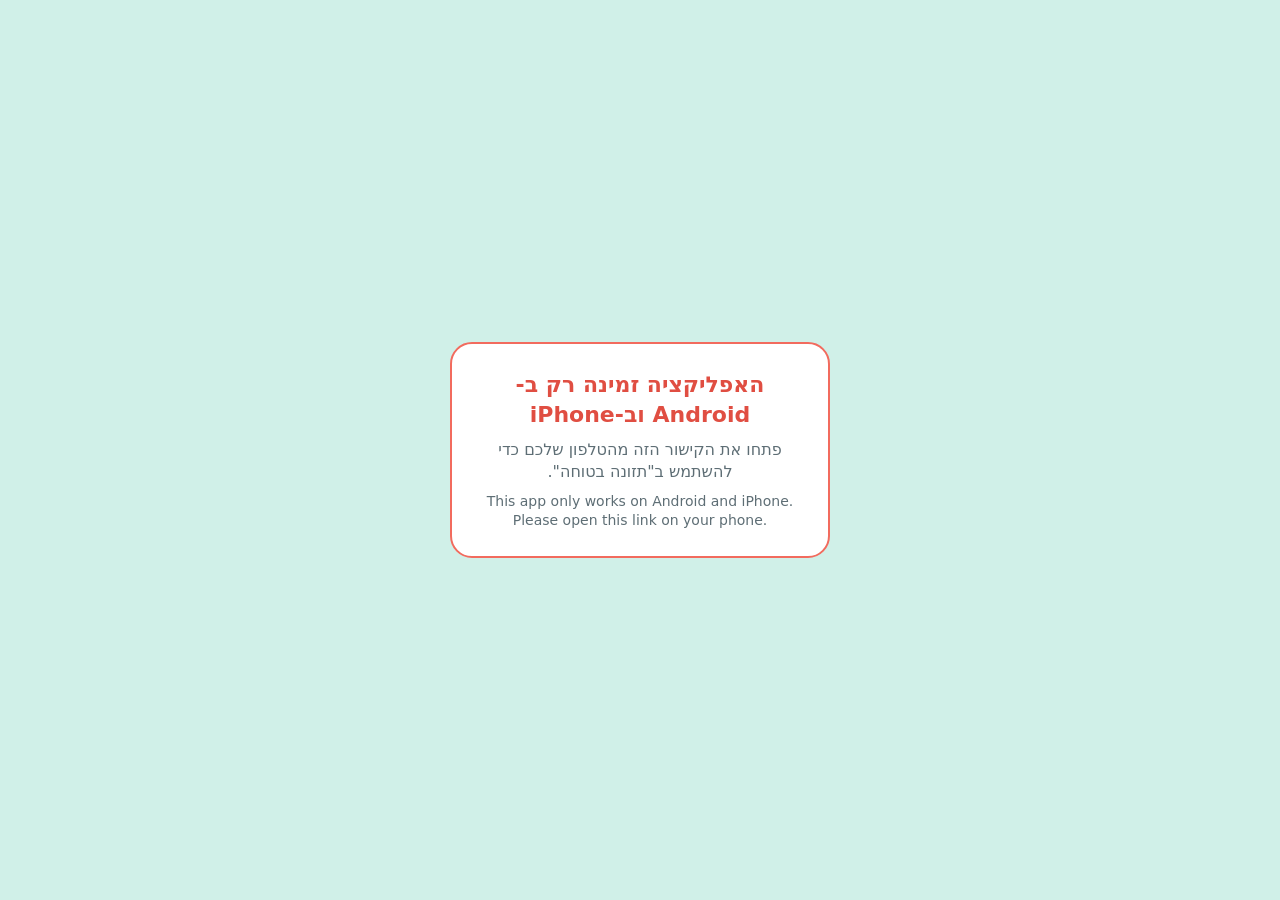
<file: index.html>
<!doctype html>
<html lang="he" dir="rtl">
<head>
<meta charset="utf-8">
<meta name="viewport" content="width=device-width, initial-scale=1, viewport-fit=cover">
<meta name="theme-color" content="#D0F0E8">
<meta http-equiv="Content-Security-Policy" content="default-src 'self'; script-src 'self' https://www.gstatic.com https://apis.google.com; connect-src 'self' https://nutrition-api.echlonlabs.com https://*.googleapis.com https://*.firebaseapp.com; frame-src https://*.firebaseapp.com https://accounts.google.com; img-src 'self' data: https:; style-src 'self' 'unsafe-inline' https://fonts.googleapis.com; font-src https://fonts.gstatic.com; object-src 'none'; base-uri 'none'; form-action 'none'">
<title>תזונה בטוחה</title>
<meta name="description" content="ניתוח תזונתי מבוסס מחקרים לכל שילוב של אלרגיות ומצבים רפואיים.">
<meta property="og:title" content="תזונה בטוחה">
<meta property="og:description" content="מה מותר, מה אסור, ותפריט יומי מותאם — לכל שילוב של אלרגיות ומצבים רפואיים.">
<link rel="icon" href="assets/img/icon.svg" type="image/svg+xml">
<link rel="preconnect" href="https://fonts.googleapis.com">
<link href="https://fonts.googleapis.com/css2?family=Heebo:wght@400;500;700;800;900&display=swap" rel="stylesheet">
<link rel="stylesheet" href="assets/css/site.css">
</head>
<body>

<!-- Detecting -->
<main id="detecting" class="page"><div class="spinner" aria-label="טוען"></div></main>

<!-- Android: open the app if installed, otherwise Google Play -->
<main id="android" class="page hidden">
  <div class="logo"><svg viewBox="0 0 24 24"><path d="M12 21s-7-4.5-7-10a4 4 0 0 1 7-2.6A4 4 0 0 1 19 11c0 5.5-7 10-7 10z"/><path d="M12 8.4V15"/><path d="M12 11.5c-2.2 0-3.5-1.2-3.8-3 2.2-.2 3.6.9 3.8 3zm0 0c2.2 0 3.5-1.2 3.8-3-2.2-.2-3.6.9-3.8 3z"/></svg></div>
  <h1>תזונה בטוחה</h1>
  <p class="lead">אם האפליקציה מותקנת, לחצו לפתיחה. אם לא, אפשר להוריד מ-Google Play.</p>
  <div class="spinner"></div>
  <div class="stack">
    <a id="open-app" class="btn btn-primary" href="#">פתח את האפליקציה</a>
    <a id="open-play" class="btn btn-google" href="#">הורדה מ-Google Play</a>
  </div>
</main>

<!-- iPhone: sign in with Google, then the web app -->
<main id="ios" class="page hidden">
  <div class="logo"><svg viewBox="0 0 24 24"><path d="M12 21s-7-4.5-7-10a4 4 0 0 1 7-2.6A4 4 0 0 1 19 11c0 5.5-7 10-7 10z"/><path d="M12 8.4V15"/><path d="M12 11.5c-2.2 0-3.5-1.2-3.8-3 2.2-.2 3.6.9 3.8 3zm0 0c2.2 0 3.5-1.2 3.8-3-2.2-.2-3.6.9-3.8 3z"/></svg></div>
  <h1>תזונה בטוחה</h1>
  <p class="lead">ניתוח תזונתי מבוסס מחקרים לכל שילוב של אלרגיות ומצבים רפואיים. מה מותר, מה אסור, ותפריט יומי מותאם.</p>
  <div id="signed-in" class="stack hidden">
    <span class="badge" id="who"></span>
    <a class="btn btn-primary" href="app/">המשך לאפליקציה</a>
    <button class="btn btn-ghost" id="sign-out" type="button">התנתקות</button>
  </div>
  <div id="signed-out" class="stack">
    <div id="inapp" class="notice hidden" role="alert">
      <strong>כדי להתחבר עם Google יש לפתוח את הדף בדפדפן רגיל</strong>
      <p>Google לא מאפשרת התחברות מתוך דפדפן פנימי של אפליקציה (פייסבוק, אינסטגרם, וואטסאפ ועוד). לחצו על ⋯ או על סמל השיתוף ובחרו <b>״פתח ב-Safari״</b>, או העתיקו את הקישור.</p>
      <button class="btn btn-ghost" id="copy-link" type="button">העתק קישור</button>
    </div>
    <button class="btn btn-google" id="google" type="button">
      <svg viewBox="0 0 48 48" aria-hidden="true"><path fill="#EA4335" d="M24 9.5c3.54 0 6.71 1.22 9.21 3.6l6.85-6.85C35.9 2.38 30.47 0 24 0 14.62 0 6.51 5.38 2.56 13.22l7.98 6.19C12.43 13.72 17.74 9.5 24 9.5z"/><path fill="#4285F4" d="M46.98 24.55c0-1.57-.15-3.09-.38-4.55H24v9.02h12.94c-.58 2.96-2.26 5.48-4.78 7.18l7.73 6c4.51-4.18 7.09-10.36 7.09-17.65z"/><path fill="#FBBC05" d="M10.53 28.59c-.48-1.45-.76-2.99-.76-4.59s.27-3.14.76-4.59l-7.98-6.19C.92 16.46 0 20.12 0 24c0 3.88.92 7.54 2.56 10.78l7.97-6.19z"/><path fill="#34A853" d="M24 48c6.48 0 11.93-2.13 15.89-5.81l-7.73-6c-2.15 1.45-4.92 2.3-8.16 2.3-6.26 0-11.57-4.22-13.47-9.91l-7.98 6.19C6.51 42.62 14.62 48 24 48z"/></svg>
      המשך עם Google
    </button>
    <button class="btn btn-apple" type="button" disabled aria-disabled="true">
      המשך עם Apple <span class="soon">בקרוב</span>
    </button>
    <p id="auth-msg" class="note hidden"></p>
  </div>
  <p class="note">המידע מבוסס על סקירת מחקרים קליניים ונועד להמלצה תזונתית בלבד.</p>
</main>

<!-- Desktop and anything else -->
<main id="desktop" class="page hidden">
  <div class="err" role="alert">
    <h2>האפליקציה זמינה רק ב-Android וב-iPhone</h2>
    <p>פתחו את הקישור הזה מהטלפון שלכם כדי להשתמש ב"תזונה בטוחה".</p>
    <p class="en">This app only works on Android and iPhone. Please open this link on your phone.</p>
  </div>
</main>

<script type="module" src="assets/js/home.js"></script>
</body>
</html>
</file>
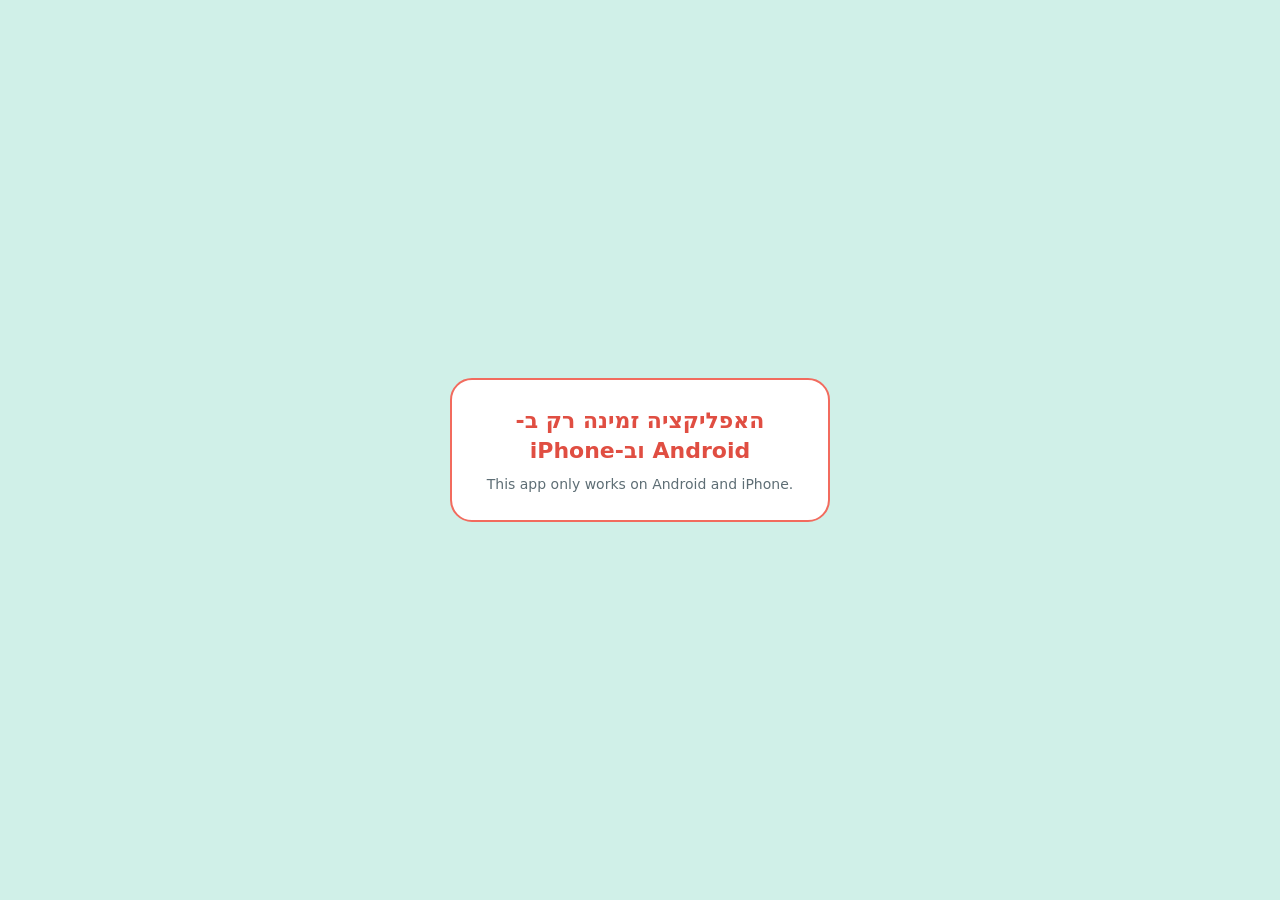
<file: app/index.html>
<!doctype html>
<html lang="he" dir="rtl">
<head>
<meta charset="utf-8">
<meta name="viewport" content="width=device-width, initial-scale=1, viewport-fit=cover, user-scalable=no">
<meta http-equiv="Content-Security-Policy" content="default-src 'self'; script-src 'self' https://www.gstatic.com https://apis.google.com; connect-src 'self' https://nutrition-api.echlonlabs.com https://*.googleapis.com https://*.firebaseapp.com; frame-src https://*.firebaseapp.com https://accounts.google.com; img-src 'self' data: https:; style-src 'self' 'unsafe-inline' https://fonts.googleapis.com; font-src https://fonts.gstatic.com; object-src 'none'; base-uri 'none'; form-action 'none'">
<meta name="referrer" content="strict-origin-when-cross-origin">
<meta name="theme-color" content="#D0F0E8">
<meta name="apple-mobile-web-app-capable" content="yes">
<meta name="apple-mobile-web-app-status-bar-style" content="default">
<meta name="apple-mobile-web-app-title" content="תזונה בטוחה">
<link rel="apple-touch-icon" href="../assets/img/icon.svg">
<link rel="icon" href="../assets/img/icon.svg" type="image/svg+xml">
<title>תזונה בטוחה</title>
<link href="https://fonts.googleapis.com/css2?family=Heebo:wght@400;500;700;800;900&display=swap" rel="stylesheet">
<link rel="stylesheet" href="../assets/css/site.css">
<link rel="stylesheet" href="app.css">
</head>
<body>
<div id="gate" class="page hidden"><div class="err" role="alert"><h2>האפליקציה זמינה רק ב-Android וב-iPhone</h2><p class="en">This app only works on Android and iPhone.</p></div></div>
<div id="shell" class="hidden">
  <div id="root"></div>
  <nav id="nav" class="nav" aria-label="ניווט"></nav>
</div>
<script type="module" src="app.js"></script>
</body>
</html>
</file>
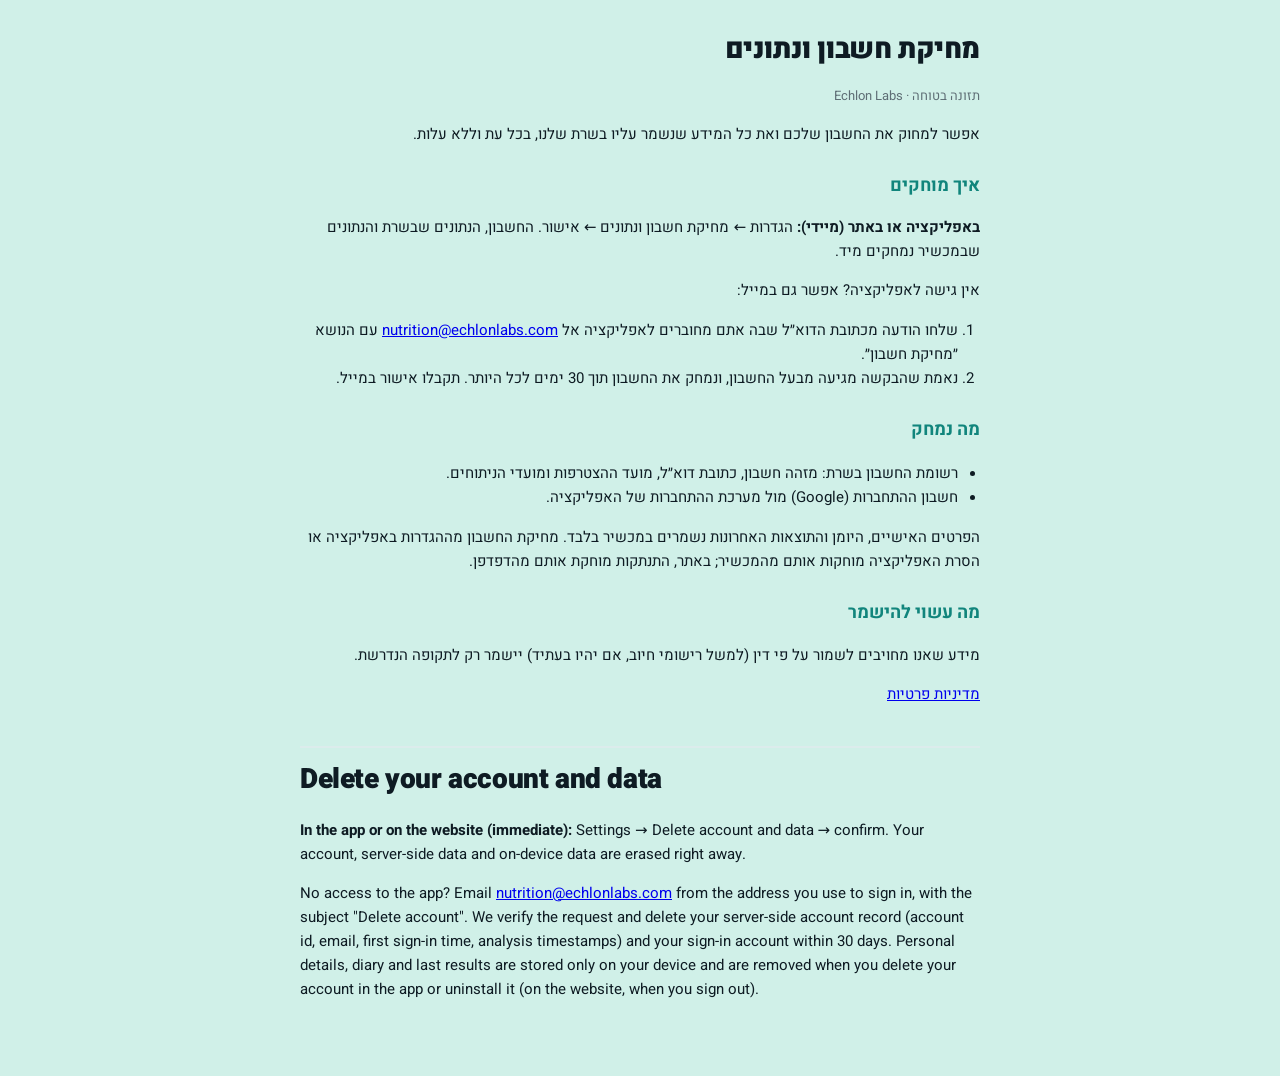
<file: delete-account/index.html>
<!doctype html>
<html lang="he" dir="rtl">
<head>
<meta charset="utf-8">
<meta name="viewport" content="width=device-width, initial-scale=1">
<meta name="theme-color" content="#D0F0E8">
<title>מחיקת חשבון · תזונה בטוחה</title>
<link rel="icon" href="../assets/img/icon.svg" type="image/svg+xml">
<link href="https://fonts.googleapis.com/css2?family=Heebo:wght@400;500;700;800;900&display=swap" rel="stylesheet">
<link rel="stylesheet" href="../assets/css/site.css">
<style>
  main{max-width:720px;margin:0 auto;padding:28px 20px 60px;line-height:1.6}
  h1{font-size:28px;margin:0 0 4px}h2{font-size:18px;margin:26px 0 6px;color:var(--teal-dark)}
  p,li{font-size:15px}ol,ul{padding-inline-start:22px}.meta{color:var(--muted);font-size:13px}
  section.en{direction:ltr;text-align:left;margin-top:40px;border-top:2px solid var(--line);padding-top:10px}
</style>
</head>
<body>
<main>
  <h1>מחיקת חשבון ונתונים</h1>
  <p class="meta">תזונה בטוחה · Echlon Labs</p>
  <p>אפשר למחוק את החשבון שלכם ואת כל המידע שנשמר עליו בשרת שלנו, בכל עת וללא עלות.</p>

  <h2>איך מוחקים</h2>
  <p><b>באפליקציה או באתר (מיידי):</b> הגדרות ← מחיקת חשבון ונתונים ← אישור. החשבון, הנתונים שבשרת והנתונים שבמכשיר נמחקים מיד.</p>
  <p>אין גישה לאפליקציה? אפשר גם במייל:</p>
  <ol>
    <li>שלחו הודעה מכתובת הדוא״ל שבה אתם מחוברים לאפליקציה אל <a href="mailto:nutrition@echlonlabs.com?subject=%D7%9E%D7%97%D7%99%D7%A7%D7%AA%20%D7%97%D7%A9%D7%91%D7%95%D7%9F">nutrition@echlonlabs.com</a> עם הנושא ״מחיקת חשבון״.</li>
    <li>נאמת שהבקשה מגיעה מבעל החשבון, ונמחק את החשבון תוך 30 ימים לכל היותר. תקבלו אישור במייל.</li>
  </ol>

  <h2>מה נמחק</h2>
  <ul>
    <li>רשומת החשבון בשרת: מזהה חשבון, כתובת דוא״ל, מועד ההצטרפות ומועדי הניתוחים.</li>
    <li>חשבון ההתחברות (Google) מול מערכת ההתחברות של האפליקציה.</li>
  </ul>
  <p>הפרטים האישיים, היומן והתוצאות האחרונות נשמרים במכשיר בלבד. מחיקת החשבון מההגדרות באפליקציה או הסרת האפליקציה מוחקות אותם מהמכשיר; באתר, התנתקות מוחקת אותם מהדפדפן.</p>

  <h2>מה עשוי להישמר</h2>
  <p>מידע שאנו מחויבים לשמור על פי דין (למשל רישומי חיוב, אם יהיו בעתיד) יישמר רק לתקופה הנדרשת.</p>

  <p><a href="../privacy/">מדיניות פרטיות</a></p>

  <section class="en" lang="en">
    <h1>Delete your account and data</h1>
    <p><b>In the app or on the website (immediate):</b> Settings → Delete account and data → confirm. Your account, server-side data and on-device data are erased right away.</p>
    <p>No access to the app? Email <a href="mailto:nutrition@echlonlabs.com?subject=Delete%20account">nutrition@echlonlabs.com</a> from the address you use to sign in, with the subject "Delete account". We verify the request and delete your server-side account record (account id, email, first sign-in time, analysis timestamps) and your sign-in account within 30 days. Personal details, diary and last results are stored only on your device and are removed when you delete your account in the app or uninstall it (on the website, when you sign out).</p>
  </section>
</main>
</body>
</html>
</file>
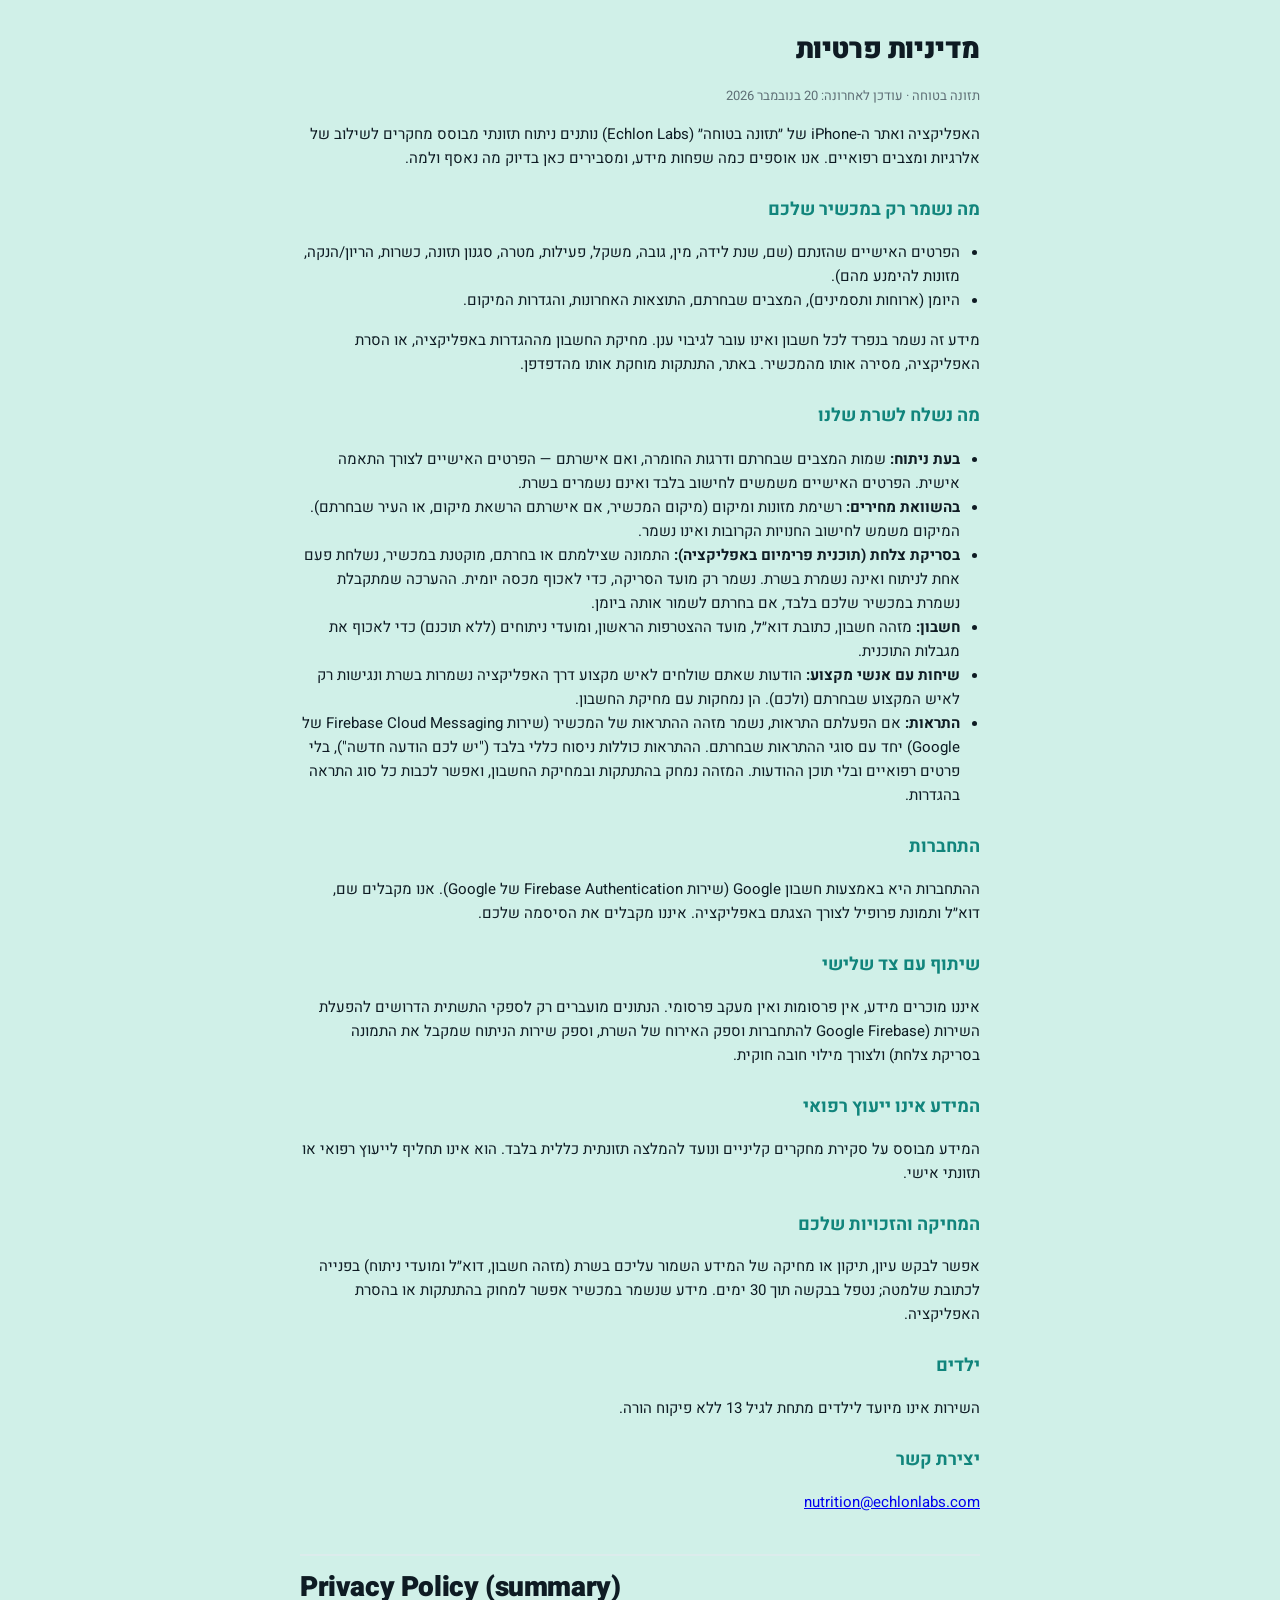
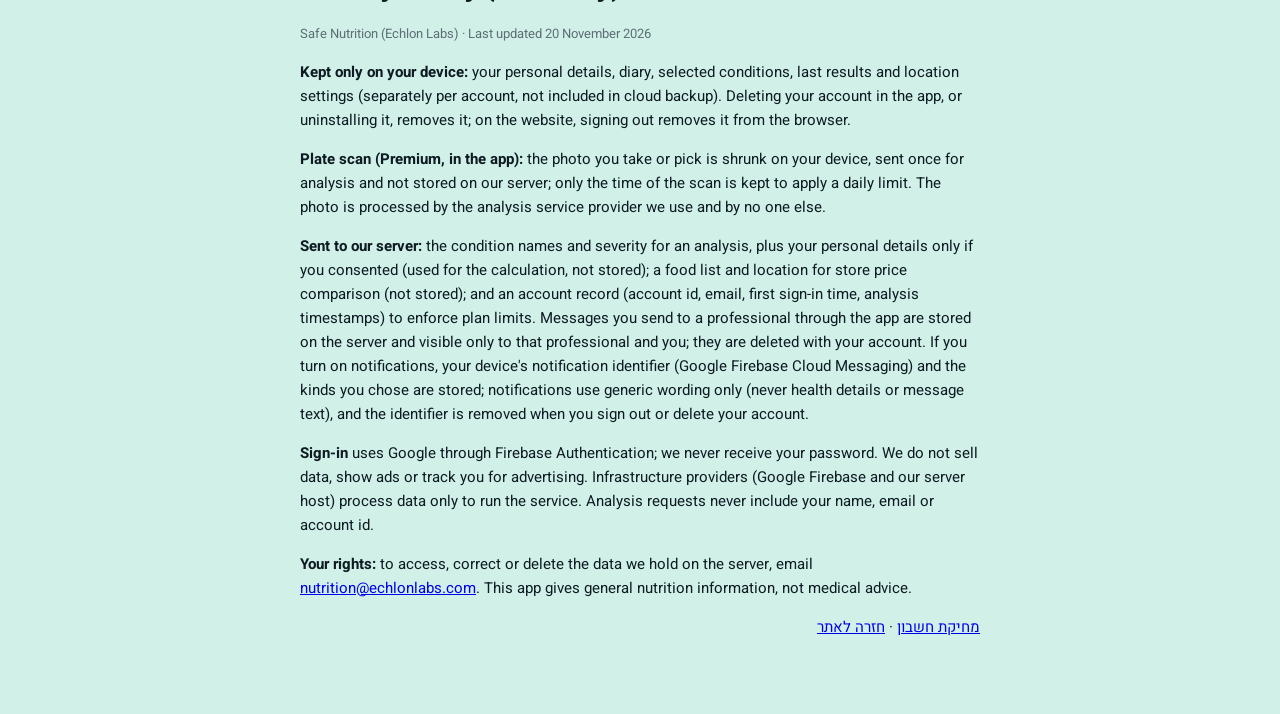
<file: privacy/index.html>
<!doctype html>
<html lang="he" dir="rtl">
<head>
<meta charset="utf-8">
<meta name="viewport" content="width=device-width, initial-scale=1">
<meta name="theme-color" content="#D0F0E8">
<title>מדיניות פרטיות · תזונה בטוחה</title>
<link rel="icon" href="../assets/img/icon.svg" type="image/svg+xml">
<link href="https://fonts.googleapis.com/css2?family=Heebo:wght@400;500;700;800;900&display=swap" rel="stylesheet">
<link rel="stylesheet" href="../assets/css/site.css">
<style>
  main{max-width:720px;margin:0 auto;padding:28px 20px 60px;line-height:1.6}
  h1{font-size:28px;margin:0 0 4px}h2{font-size:18px;margin:26px 0 6px;color:var(--teal-dark)}
  p,li{font-size:15px}ul{padding-inline-start:20px}.meta{color:var(--muted);font-size:13px}
  section.en{direction:ltr;text-align:left;margin-top:40px;border-top:2px solid var(--line);padding-top:10px}
</style>
</head>
<body>
<main>
  <h1>מדיניות פרטיות</h1>
  <p class="meta">תזונה בטוחה · עודכן לאחרונה: 20 בנובמבר 2026</p>
  <p>האפליקציה ואתר ה-iPhone של ״תזונה בטוחה״ (Echlon Labs) נותנים ניתוח תזונתי מבוסס מחקרים לשילוב של אלרגיות ומצבים רפואיים. אנו אוספים כמה שפחות מידע, ומסבירים כאן בדיוק מה נאסף ולמה.</p>

  <h2>מה נשמר רק במכשיר שלכם</h2>
  <ul>
    <li>הפרטים האישיים שהזנתם (שם, שנת לידה, מין, גובה, משקל, פעילות, מטרה, סגנון תזונה, כשרות, הריון/הנקה, מזונות להימנע מהם).</li>
    <li>היומן (ארוחות ותסמינים), המצבים שבחרתם, התוצאות האחרונות, והגדרות המיקום.</li>
  </ul>
  <p>מידע זה נשמר בנפרד לכל חשבון ואינו עובר לגיבוי ענן. מחיקת החשבון מההגדרות באפליקציה, או הסרת האפליקציה, מסירה אותו מהמכשיר. באתר, התנתקות מוחקת אותו מהדפדפן.</p>

  <h2>מה נשלח לשרת שלנו</h2>
  <ul>
    <li><b>בעת ניתוח:</b> שמות המצבים שבחרתם ודרגות החומרה, ואם אישרתם — הפרטים האישיים לצורך התאמה אישית. הפרטים האישיים משמשים לחישוב בלבד ואינם נשמרים בשרת.</li>
    <li><b>בהשוואת מחירים:</b> רשימת מזונות ומיקום (מיקום המכשיר, אם אישרתם הרשאת מיקום, או העיר שבחרתם). המיקום משמש לחישוב החנויות הקרובות ואינו נשמר.</li>
    <li><b>בסריקת צלחת (תוכנית פרימיום באפליקציה):</b> התמונה שצילמתם או בחרתם, מוקטנת במכשיר, נשלחת פעם אחת לניתוח ואינה נשמרת בשרת. נשמר רק מועד הסריקה, כדי לאכוף מכסה יומית. ההערכה שמתקבלת נשמרת במכשיר שלכם בלבד, אם בחרתם לשמור אותה ביומן.</li>
    <li><b>חשבון:</b> מזהה חשבון, כתובת דוא״ל, מועד ההצטרפות הראשון, ומועדי ניתוחים (ללא תוכנם) כדי לאכוף את מגבלות התוכנית. </li>
    <li><b>שיחות עם אנשי מקצוע:</b> הודעות שאתם שולחים לאיש מקצוע דרך האפליקציה נשמרות בשרת ונגישות רק לאיש המקצוע שבחרתם (ולכם). הן נמחקות עם מחיקת החשבון.</li>
    <li><b>התראות:</b> אם הפעלתם התראות, נשמר מזהה ההתראות של המכשיר (שירות Firebase Cloud Messaging של Google) יחד עם סוגי ההתראות שבחרתם. ההתראות כוללות ניסוח כללי בלבד ("יש לכם הודעה חדשה"), בלי פרטים רפואיים ובלי תוכן ההודעות. המזהה נמחק בהתנתקות ובמחיקת החשבון, ואפשר לכבות כל סוג התראה בהגדרות.</li>
  </ul>

  <h2>התחברות</h2>
  <p>ההתחברות היא באמצעות חשבון Google (שירות Firebase Authentication של Google). אנו מקבלים שם, דוא״ל ותמונת פרופיל לצורך הצגתם באפליקציה. איננו מקבלים את הסיסמה שלכם.</p>

  <h2>שיתוף עם צד שלישי</h2>
  <p>איננו מוכרים מידע, אין פרסומות ואין מעקב פרסומי. הנתונים מועברים רק לספקי התשתית הדרושים להפעלת השירות (Google Firebase להתחברות וספק האירוח של השרת, וספק שירות הניתוח שמקבל את התמונה בסריקת צלחת) ולצורך מילוי חובה חוקית.</p>

  <h2>המידע אינו ייעוץ רפואי</h2>
  <p>המידע מבוסס על סקירת מחקרים קליניים ונועד להמלצה תזונתית כללית בלבד. הוא אינו תחליף לייעוץ רפואי או תזונתי אישי.</p>

  <h2>המחיקה והזכויות שלכם</h2>
  <p>אפשר לבקש עיון, תיקון או מחיקה של המידע השמור עליכם בשרת (מזהה חשבון, דוא״ל ומועדי ניתוח) בפנייה לכתובת שלמטה; נטפל בבקשה תוך 30 ימים. מידע שנשמר במכשיר אפשר למחוק בהתנתקות או בהסרת האפליקציה.</p>

  <h2>ילדים</h2>
  <p>השירות אינו מיועד לילדים מתחת לגיל 13 ללא פיקוח הורה.</p>

  <h2>יצירת קשר</h2>
  <p><a href="mailto:nutrition@echlonlabs.com">nutrition@echlonlabs.com</a></p>

  <section class="en" lang="en">
    <h1>Privacy Policy (summary)</h1>
    <p class="meta">Safe Nutrition (Echlon Labs) · Last updated 20 November 2026</p>
    <p><b>Kept only on your device:</b> your personal details, diary, selected conditions, last results and location settings (separately per account, not included in cloud backup). Deleting your account in the app, or uninstalling it, removes it; on the website, signing out removes it from the browser.</p>
    <p><b>Plate scan (Premium, in the app):</b> the photo you take or pick is shrunk on your device, sent once for analysis and not stored on our server; only the time of the scan is kept to apply a daily limit. The photo is processed by the analysis service provider we use and by no one else.</p>
    <p><b>Sent to our server:</b> the condition names and severity for an analysis, plus your personal details only if you consented (used for the calculation, not stored); a food list and location for store price comparison (not stored); and an account record (account id, email, first sign-in time, analysis timestamps) to enforce plan limits. Messages you send to a professional through the app are stored on the server and visible only to that professional and you; they are deleted with your account. If you turn on notifications, your device's notification identifier (Google Firebase Cloud Messaging) and the kinds you chose are stored; notifications use generic wording only (never health details or message text), and the identifier is removed when you sign out or delete your account.</p>
    <p><b>Sign-in</b> uses Google through Firebase Authentication; we never receive your password. We do not sell data, show ads or track you for advertising. Infrastructure providers (Google Firebase and our server host) process data only to run the service. Analysis requests never include your name, email or account id.</p>
    <p><b>Your rights:</b> to access, correct or delete the data we hold on the server, email <a href="mailto:nutrition@echlonlabs.com">nutrition@echlonlabs.com</a>. This app gives general nutrition information, not medical advice.</p>
  </section>
  <p><a href="../delete-account/">מחיקת חשבון</a> · <a href="../">חזרה לאתר</a></p>
</main>
</body>
</html>
</file>
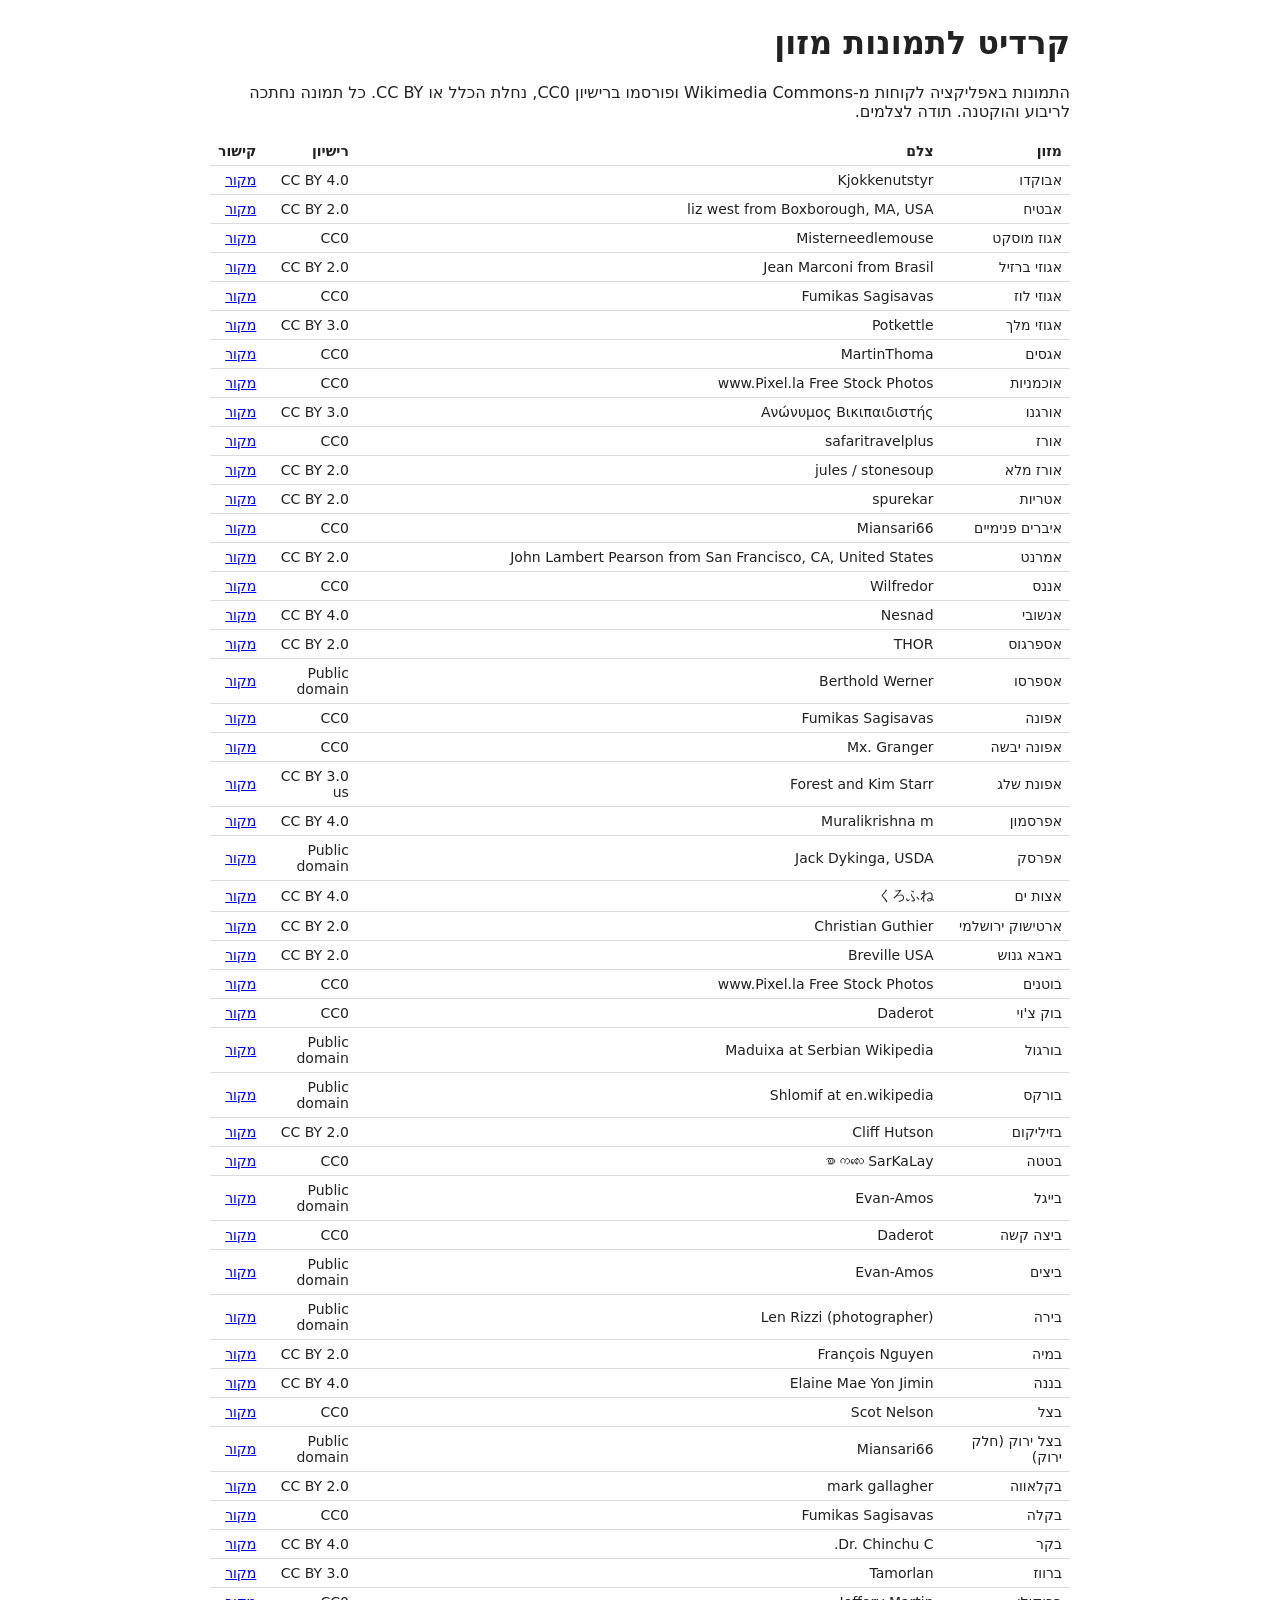
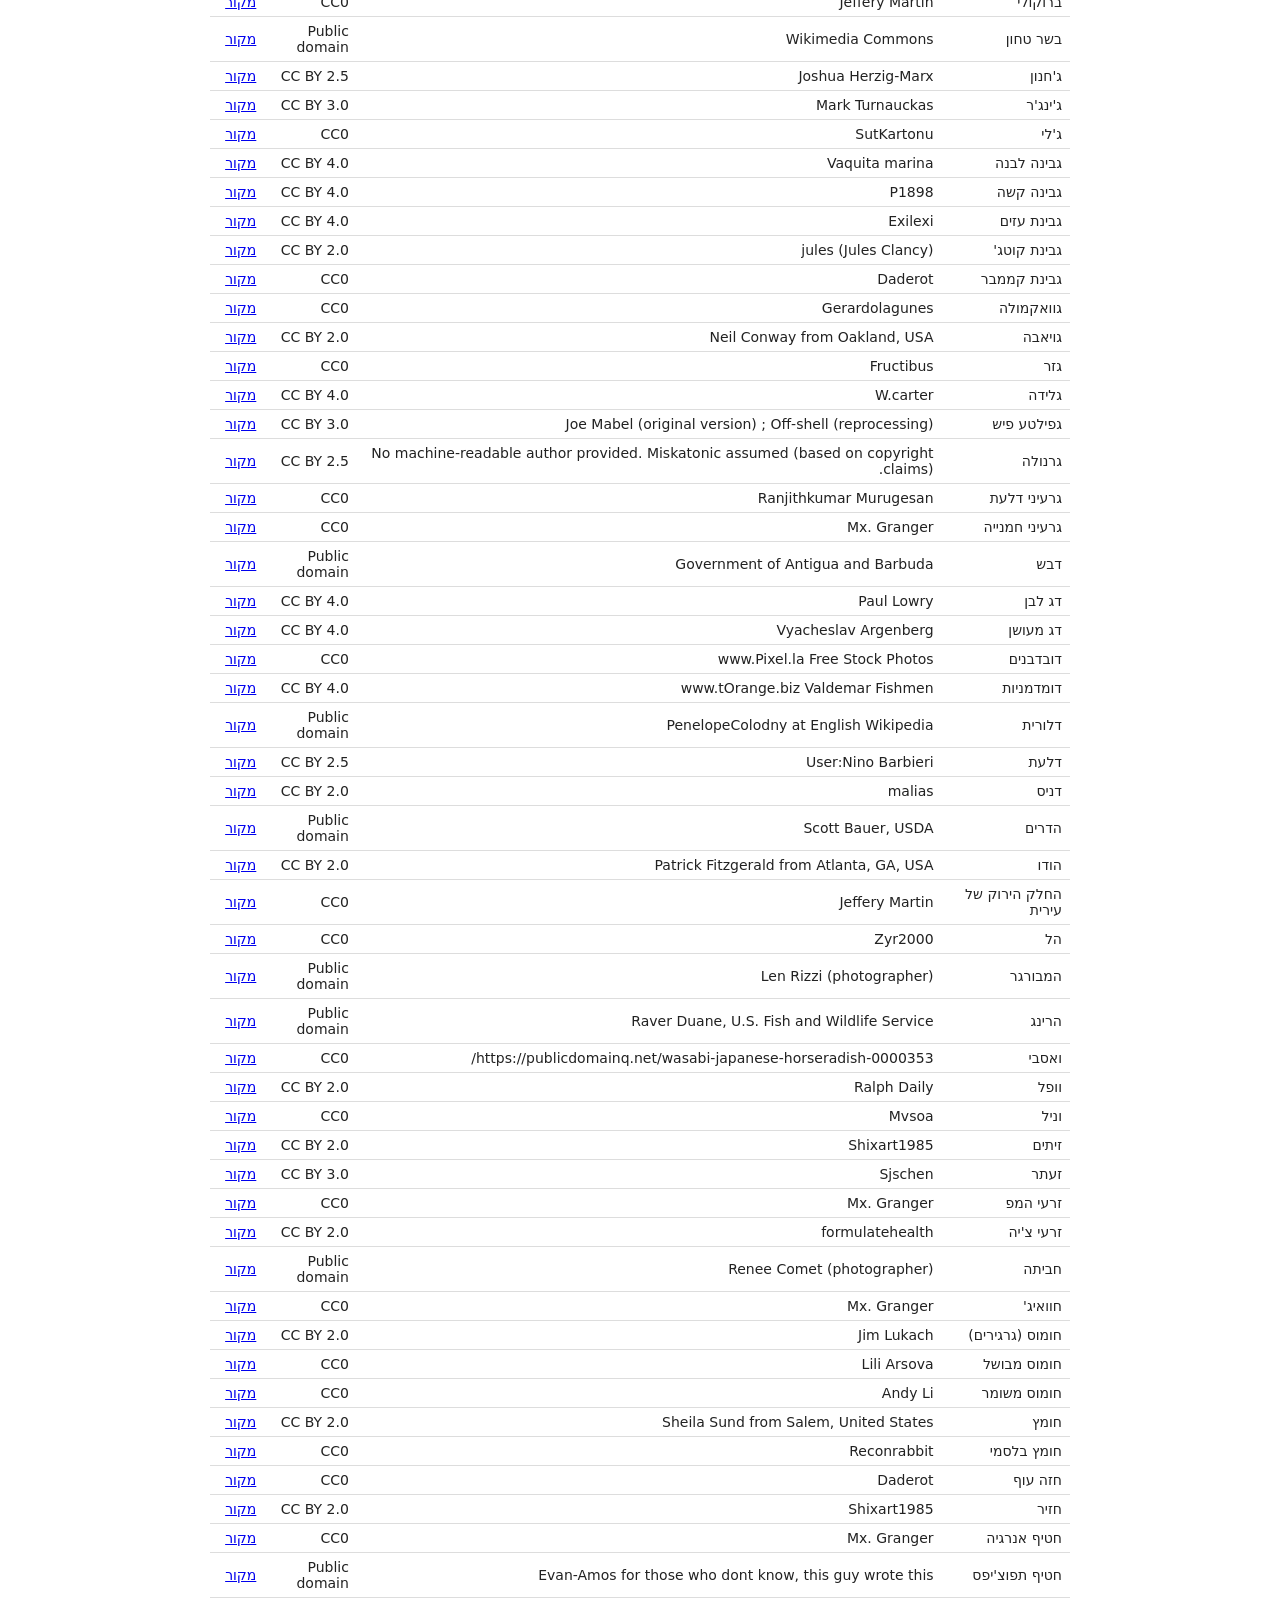
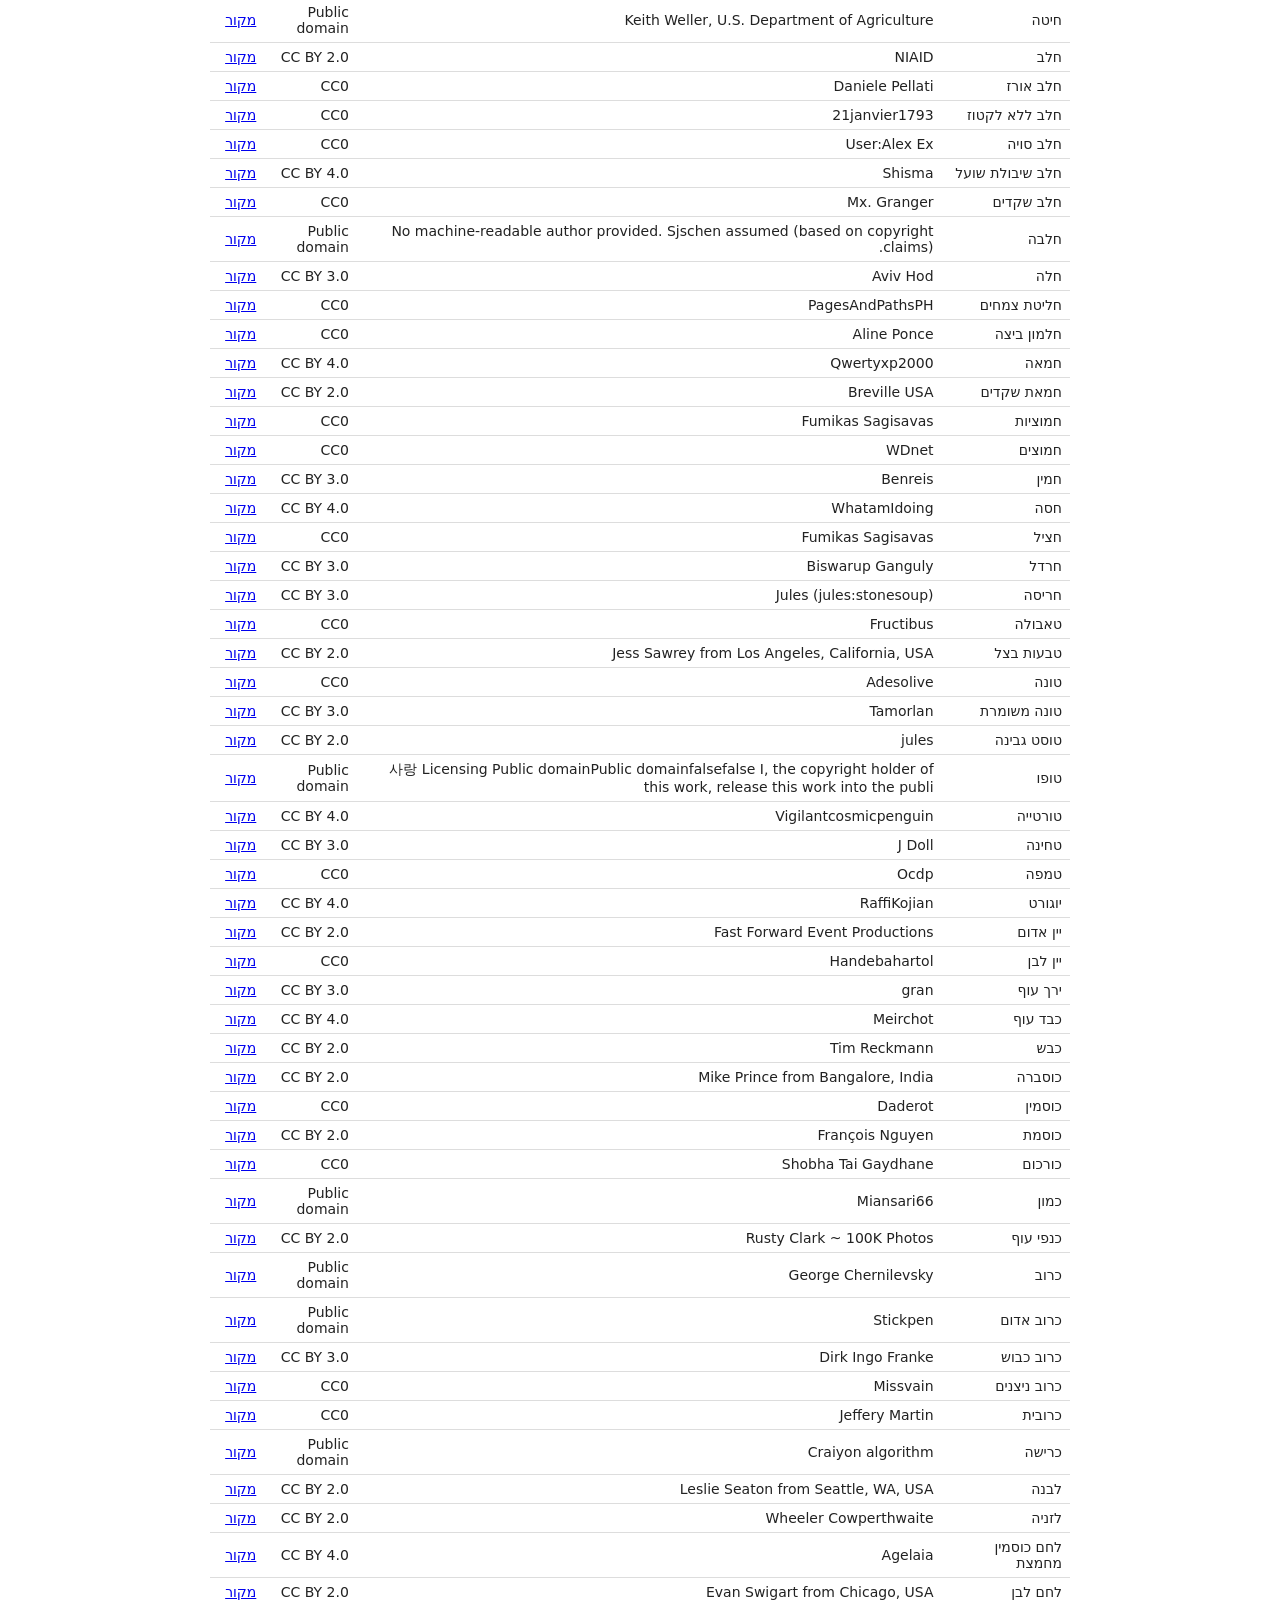
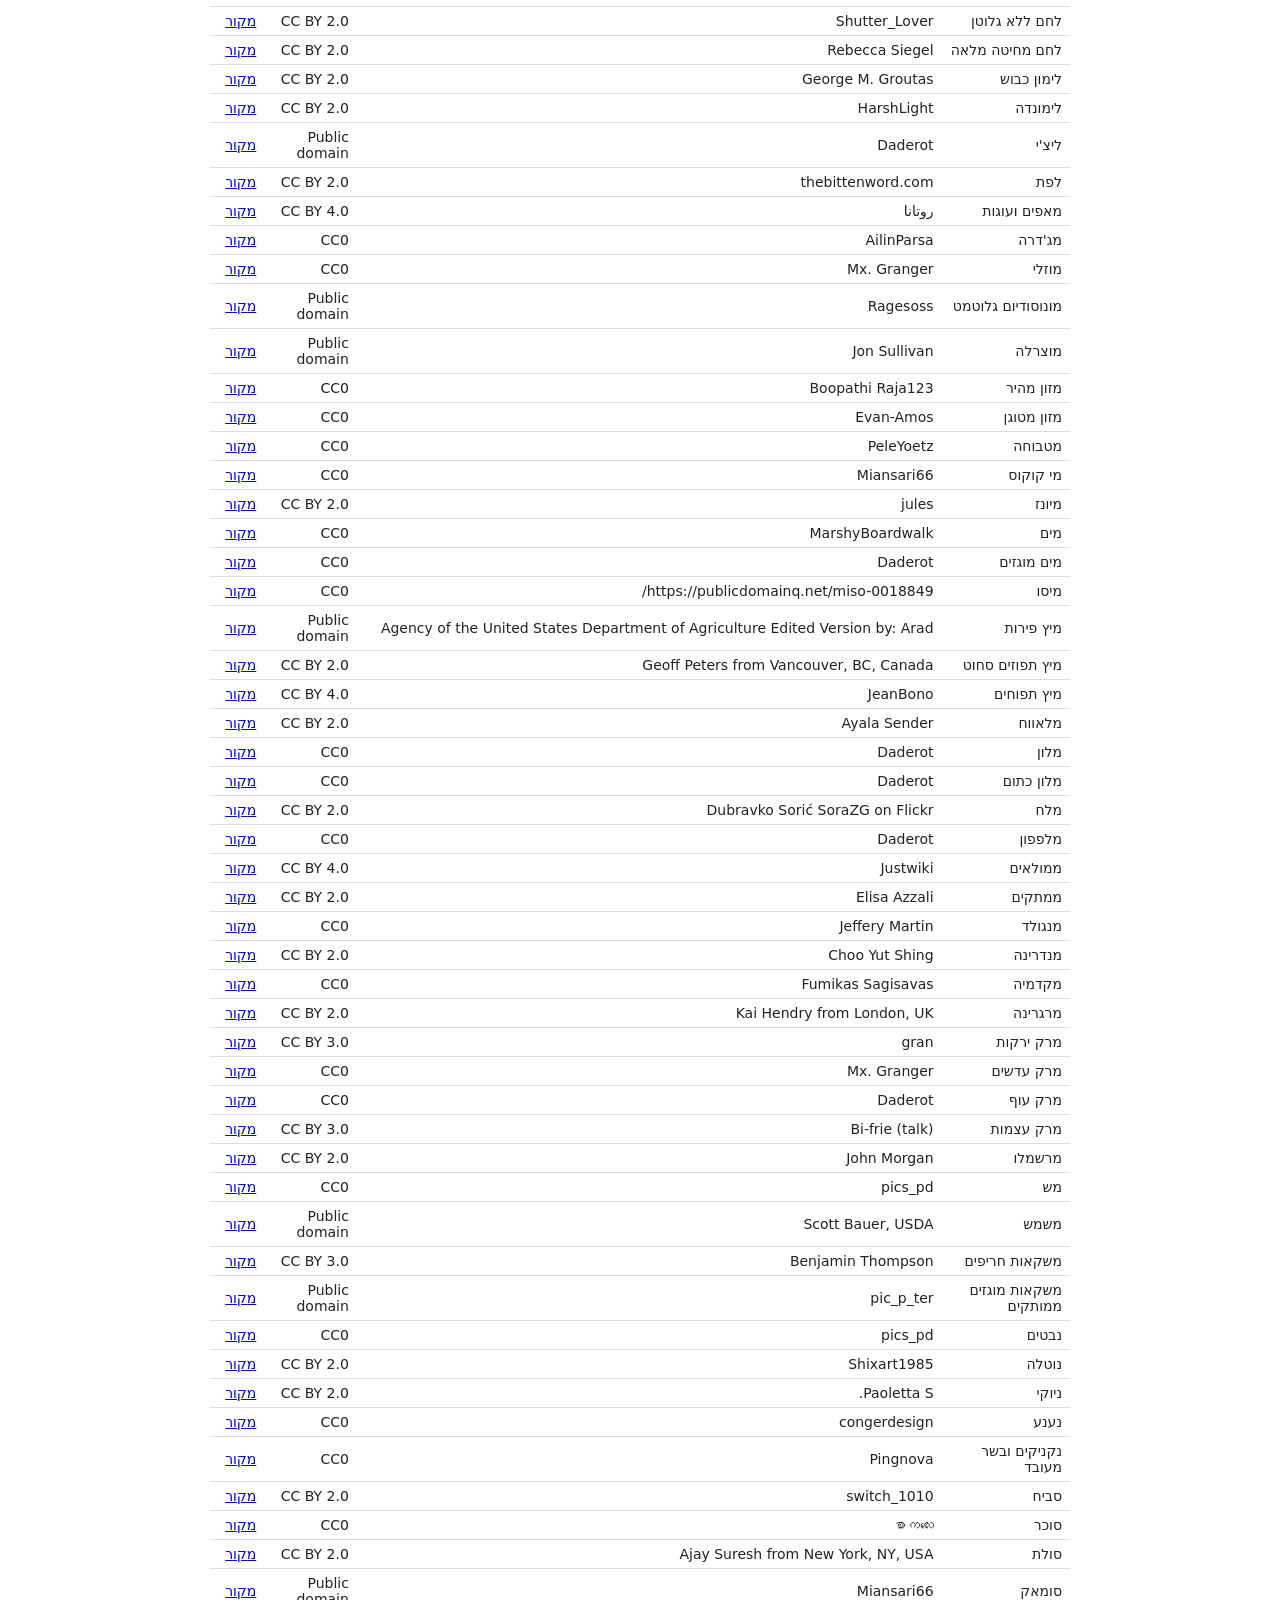
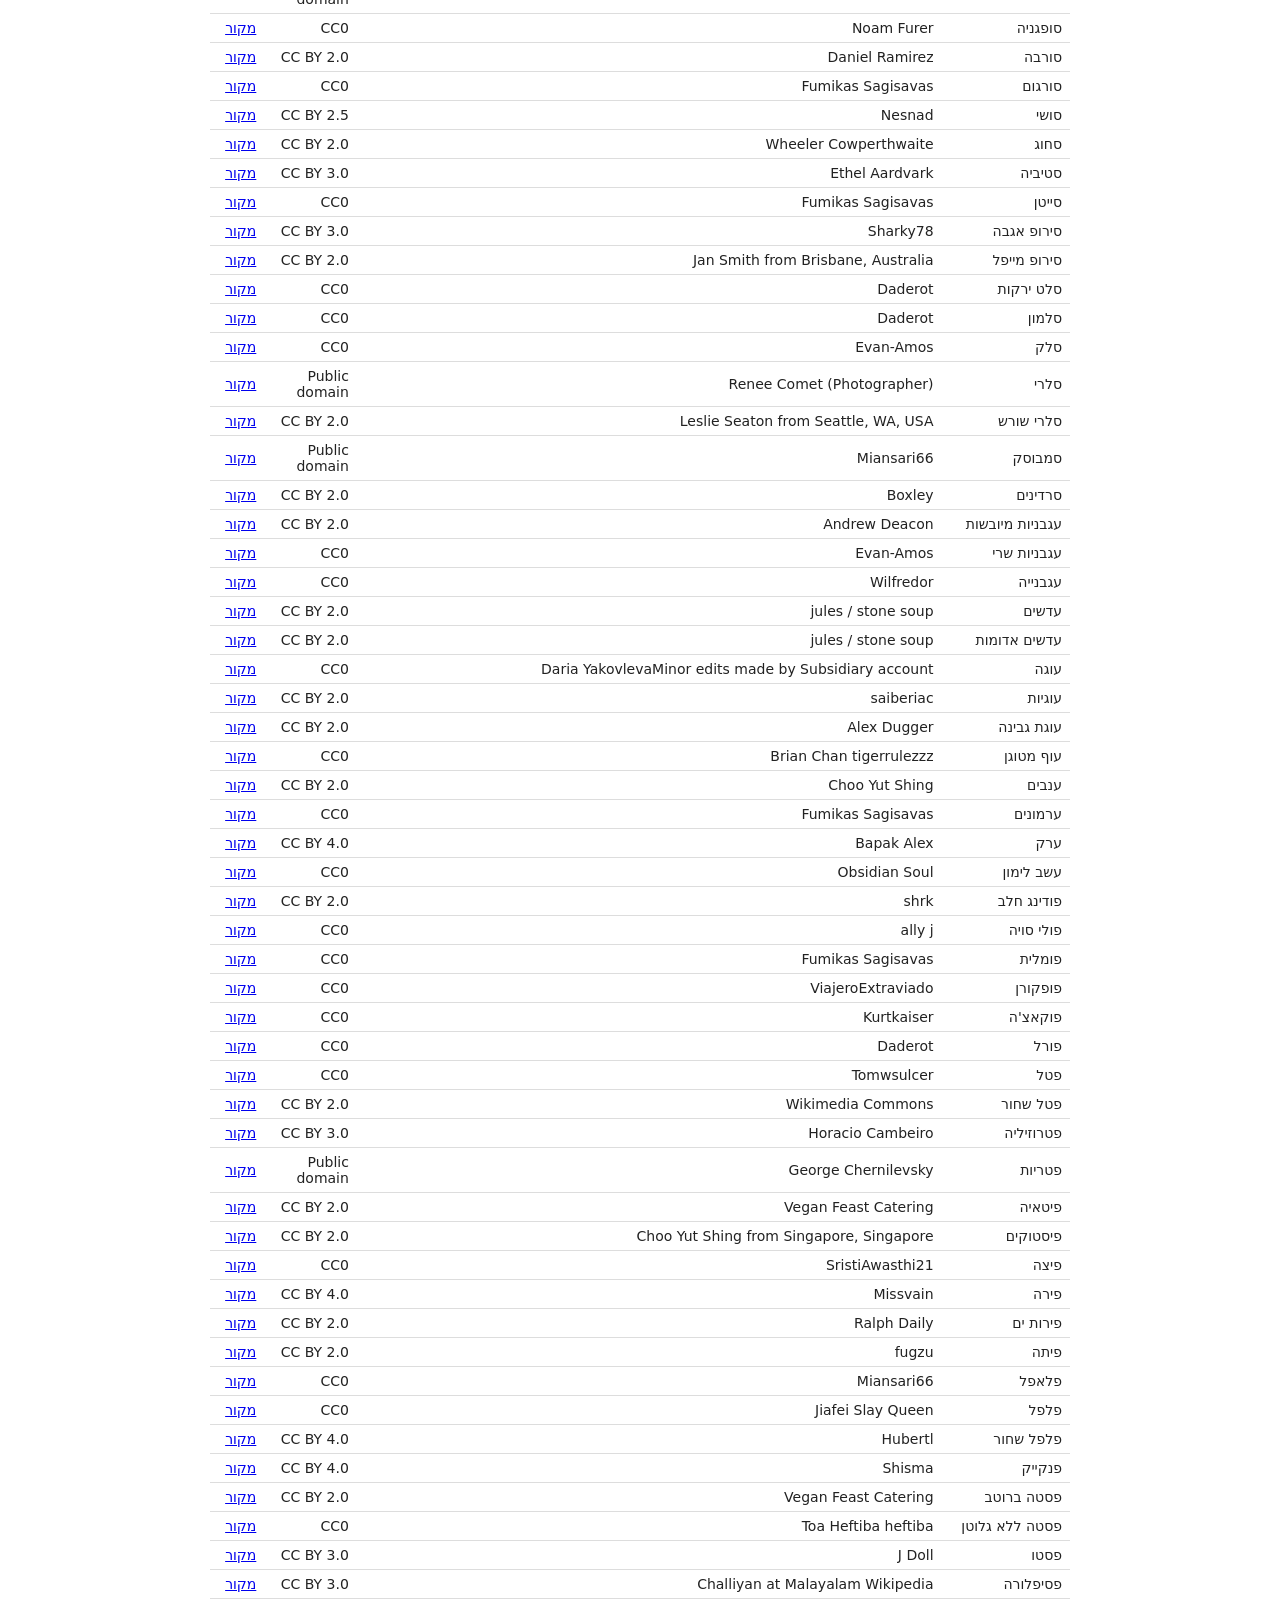
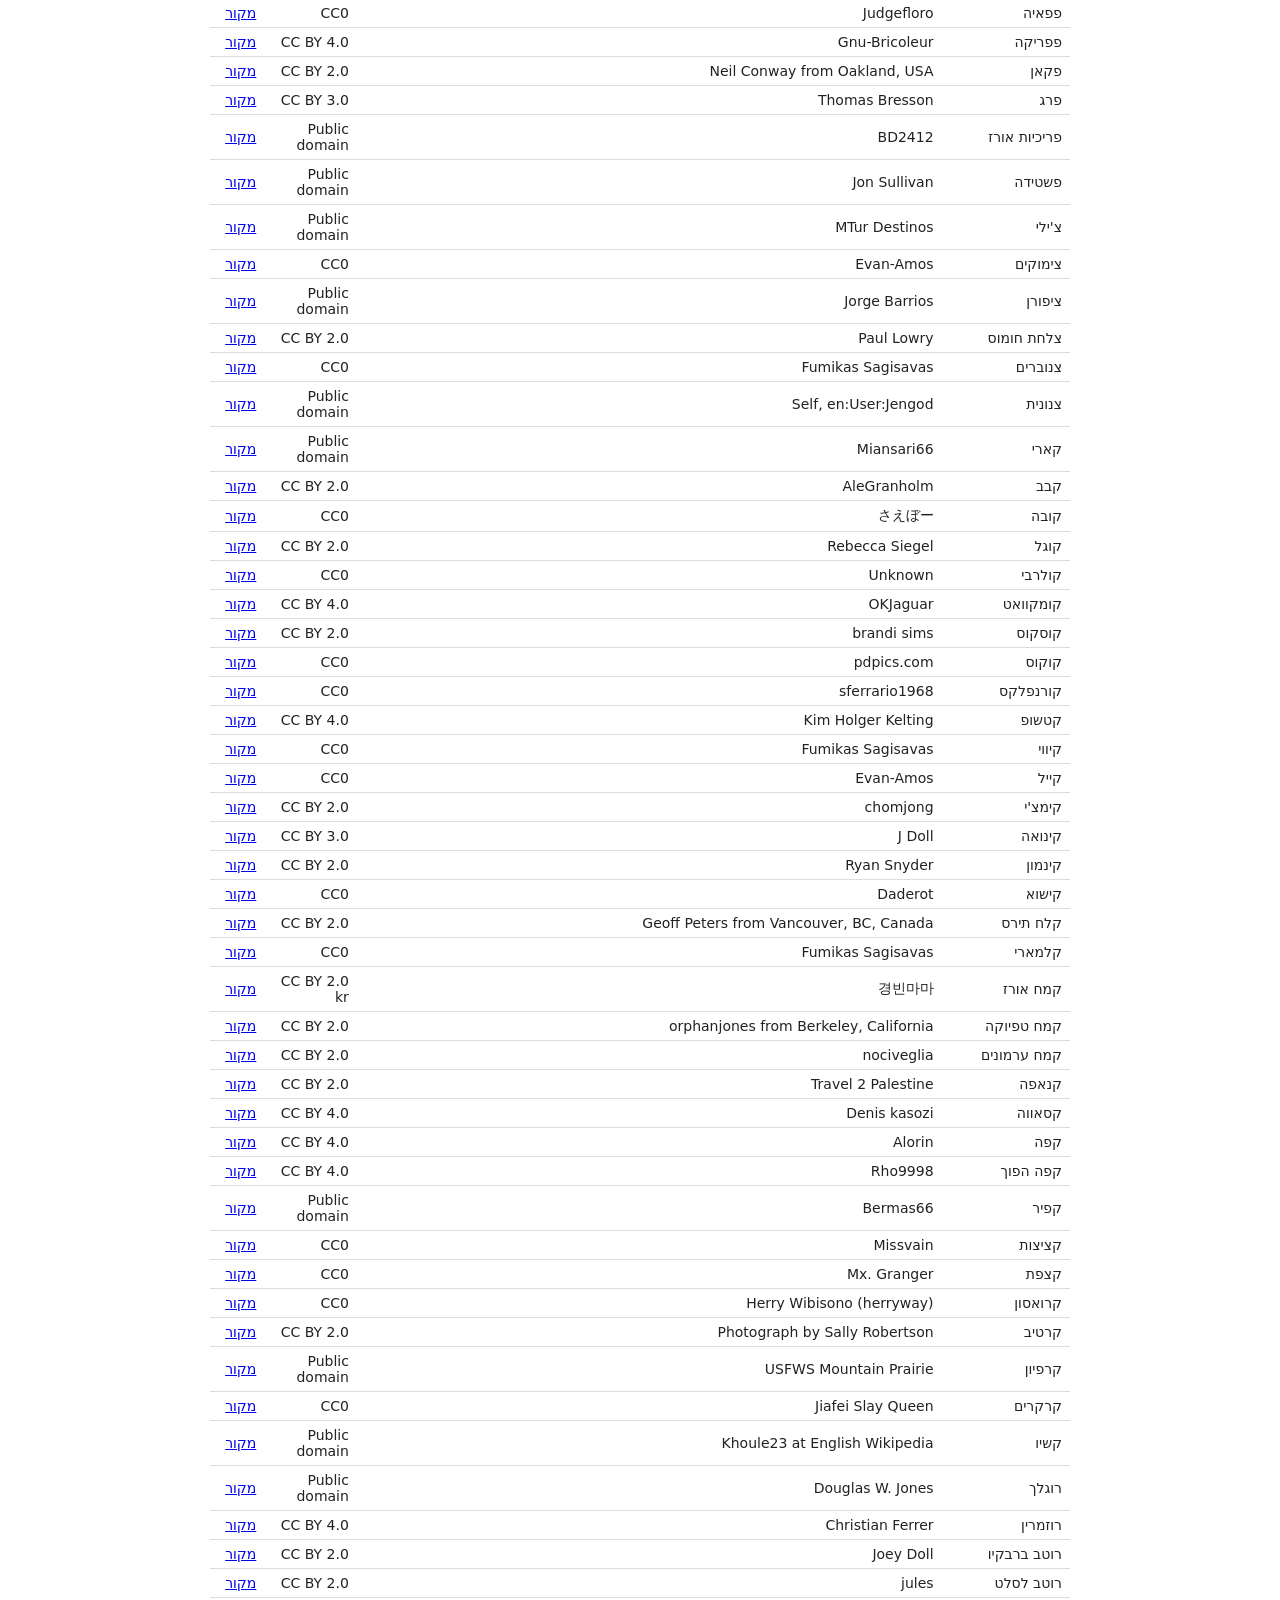
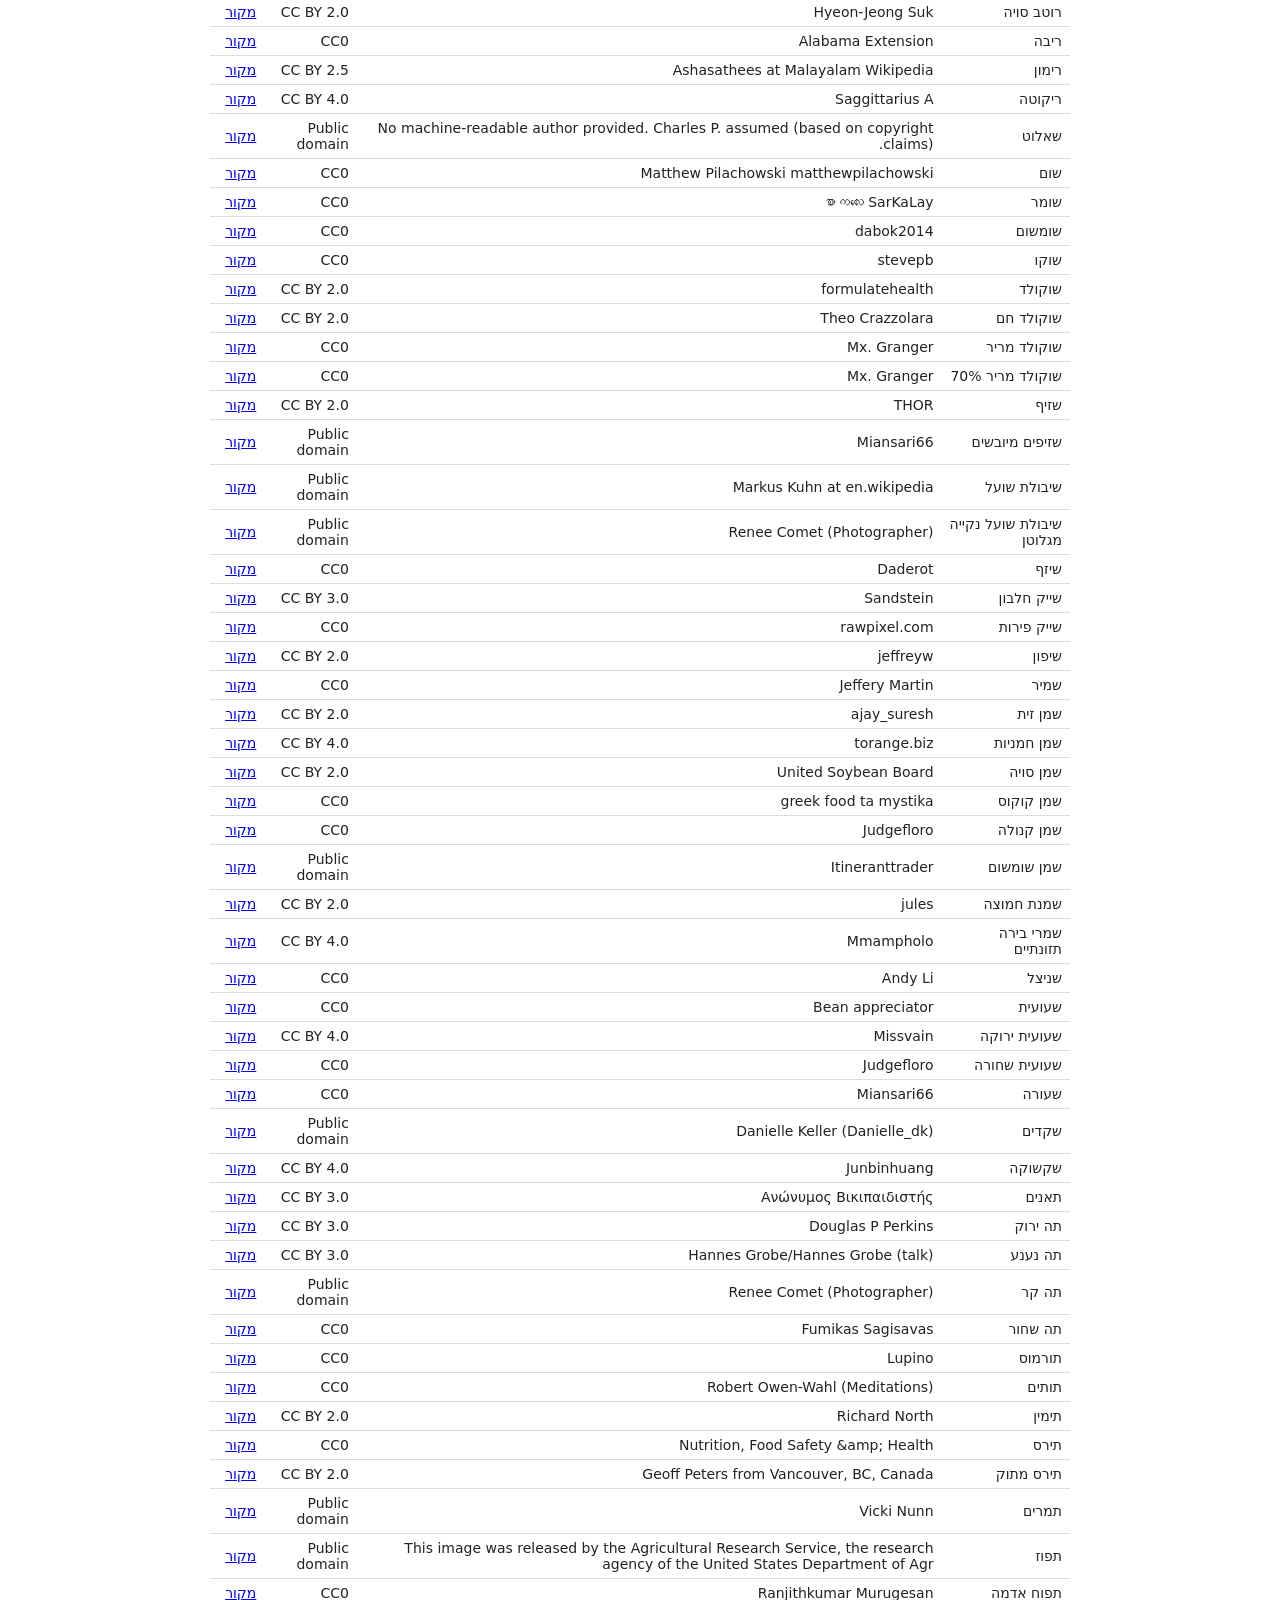
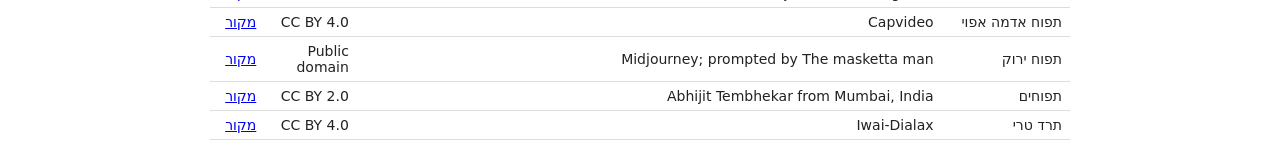
<file: food/credits/index.html>
<!doctype html>
<html lang="he" dir="rtl">
<head>
<meta charset="utf-8">
<meta name="viewport" content="width=device-width, initial-scale=1">
<title>קרדיט לתמונות מזון</title>
<style>body{font-family:system-ui,Arial,sans-serif;max-width:860px;margin:24px auto;padding:0 16px;color:#222}table{border-collapse:collapse;width:100%}td,th{border-bottom:1px solid #ddd;padding:6px 8px;text-align:right;font-size:14px}</style>
</head>
<body>
<h1>קרדיט לתמונות מזון</h1>
<p>התמונות באפליקציה לקוחות מ-Wikimedia Commons ופורסמו ברישיון CC0, נחלת הכלל או CC BY. כל תמונה נחתכה לריבוע והוקטנה. תודה לצלמים.</p>
<table>
<tr><th>מזון</th><th>צלם</th><th>רישיון</th><th>קישור</th></tr>
<tr><td>אבוקדו</td><td>Kjokkenutstyr</td><td>CC BY 4.0</td><td><a href="https://commons.wikimedia.org/wiki/File:Avocado-in-bowl.jpg" rel="noopener">מקור</a></td></tr>
<tr><td>אבטיח</td><td>liz west from Boxborough, MA, USA</td><td>CC BY 2.0</td><td><a href="https://commons.wikimedia.org/wiki/File:Cut_watermelon_squared_circle_-_Flickr_-_Muffet.jpg" rel="noopener">מקור</a></td></tr>
<tr><td>אגוז מוסקט</td><td>Misterneedlemouse</td><td>CC0</td><td><a href="https://commons.wikimedia.org/wiki/File:Whole_Nutmeg.jpg" rel="noopener">מקור</a></td></tr>
<tr><td>אגוזי ברזיל</td><td>Jean Marconi from Brasil</td><td>CC BY 2.0</td><td><a href="https://commons.wikimedia.org/wiki/File:Brazil_nuts_with_testa.jpg" rel="noopener">מקור</a></td></tr>
<tr><td>אגוזי לוז</td><td>Fumikas Sagisavas</td><td>CC0</td><td><a href="https://commons.wikimedia.org/wiki/File:Roasted_hazelnuts.jpg" rel="noopener">מקור</a></td></tr>
<tr><td>אגוזי מלך</td><td>Potkettle</td><td>CC BY 3.0</td><td><a href="https://commons.wikimedia.org/wiki/File:Whole_walnut_kernel_and_shell.jpg" rel="noopener">מקור</a></td></tr>
<tr><td>אגסים</td><td>MartinThoma</td><td>CC0</td><td><a href="https://commons.wikimedia.org/wiki/File:Pear-2.jpg" rel="noopener">מקור</a></td></tr>
<tr><td>אוכמניות</td><td>www.Pixel.la Free Stock Photos</td><td>CC0</td><td><a href="https://commons.wikimedia.org/wiki/File:Food-blueberries-blueberry_(24325947175).jpg" rel="noopener">מקור</a></td></tr>
<tr><td>אורגנו</td><td>Ανώνυμος Βικιπαιδιστής</td><td>CC BY 3.0</td><td><a href="https://commons.wikimedia.org/wiki/File:Dried_oregano_-_%CE%BE%CE%B5%CF%81%CE%AE_%CF%81%CE%AF%CE%B3%CE%B1%CE%BD%CE%B7.jpg" rel="noopener">מקור</a></td></tr>
<tr><td>אורז</td><td>safaritravelplus</td><td>CC0</td><td><a href="https://commons.wikimedia.org/wiki/File:Rice_In_A_Bowl.jpg" rel="noopener">מקור</a></td></tr>
<tr><td>אורז מלא</td><td>jules / stonesoup</td><td>CC BY 2.0</td><td><a href="https://commons.wikimedia.org/wiki/File:Par_cooked_brown_rice_-_stonesoup_cropped.jpg" rel="noopener">מקור</a></td></tr>
<tr><td>אטריות</td><td>spurekar</td><td>CC BY 2.0</td><td><a href="https://commons.wikimedia.org/wiki/File:Stir-fry_noodles_(49974276306).jpg" rel="noopener">מקור</a></td></tr>
<tr><td>איברים פנימיים</td><td>Miansari66</td><td>CC0</td><td><a href="https://commons.wikimedia.org/wiki/File:Katakat_Organ_Meat_Ingredients.JPG" rel="noopener">מקור</a></td></tr>
<tr><td>אמרנט</td><td>John Lambert Pearson from San Francisco, CA, United States</td><td>CC BY 2.0</td><td><a href="https://commons.wikimedia.org/wiki/File:Popped_Amaranth.jpg" rel="noopener">מקור</a></td></tr>
<tr><td>אננס</td><td>Wilfredor</td><td>CC0</td><td><a href="https://commons.wikimedia.org/wiki/File:Pineapple_fruit_2.jpg" rel="noopener">מקור</a></td></tr>
<tr><td>אנשובי</td><td>Nesnad</td><td>CC BY 4.0</td><td><a href="https://commons.wikimedia.org/wiki/File:Canned_anchovies_-_bought_in_Japan_-_2024_May_9.jpeg" rel="noopener">מקור</a></td></tr>
<tr><td>אספרגוס</td><td>THOR</td><td>CC BY 2.0</td><td><a href="https://commons.wikimedia.org/wiki/File:Asparagus_on_Black_(4318038173).jpg" rel="noopener">מקור</a></td></tr>
<tr><td>אספרסו</td><td>Berthold Werner</td><td>Public domain</td><td><a href="https://commons.wikimedia.org/wiki/File:Espresso_BW_1.jpg" rel="noopener">מקור</a></td></tr>
<tr><td>אפונה</td><td>Fumikas Sagisavas</td><td>CC0</td><td><a href="https://commons.wikimedia.org/wiki/File:Green_pea_pods.jpg" rel="noopener">מקור</a></td></tr>
<tr><td>אפונה יבשה</td><td>Mx. Granger</td><td>CC0</td><td><a href="https://commons.wikimedia.org/wiki/File:Goya_yellow_split_peas.jpg" rel="noopener">מקור</a></td></tr>
<tr><td>אפונת שלג</td><td>Forest and Kim Starr</td><td>CC BY 3.0 us</td><td><a href="https://commons.wikimedia.org/wiki/File:Starr-070730-7867-Pisum_sativum_var_macrocarpum-snow_peas-Foodland_Pukalani-Maui_(24522893769).jpg" rel="noopener">מקור</a></td></tr>
<tr><td>אפרסמון</td><td>Muralikrishna m</td><td>CC BY 4.0</td><td><a href="https://commons.wikimedia.org/wiki/File:Persimmon_Amar_Fruit_(1).jpg" rel="noopener">מקור</a></td></tr>
<tr><td>אפרסק</td><td>Jack Dykinga, USDA</td><td>Public domain</td><td><a href="https://commons.wikimedia.org/wiki/File:Autumn_Red_peaches.jpg" rel="noopener">מקור</a></td></tr>
<tr><td>אצות ים</td><td>くろふね</td><td>CC BY 4.0</td><td><a href="https://commons.wikimedia.org/wiki/File:%E7%84%BC%E6%B5%B7%E8%8B%94%EF%BC%88%E4%B8%89%E7%95%AA%E7%80%AC%E7%94%A3%E3%83%BB%E7%A6%8F%E7%94%B0%E6%B5%B7%E8%8B%94%E5%BA%97%E3%83%BB%E5%B8%82%E5%B7%9D%E5%B8%82%EF%BC%8920230204-P1022306.jpg" rel="noopener">מקור</a></td></tr>
<tr><td>ארטישוק ירושלמי</td><td>Christian Guthier</td><td>CC BY 2.0</td><td><a href="https://commons.wikimedia.org/wiki/File:Jerusalem_Artichokes_tubers.jpg" rel="noopener">מקור</a></td></tr>
<tr><td>באבא גנוש</td><td>Breville USA</td><td>CC BY 2.0</td><td><a href="https://commons.wikimedia.org/wiki/File:Baba_Ganoush_05of05_(8735238183).jpg" rel="noopener">מקור</a></td></tr>
<tr><td>בוטנים</td><td>www.Pixel.la Free Stock Photos</td><td>CC0</td><td><a href="https://commons.wikimedia.org/wiki/File:Food-peanuts_(23958638589).jpg" rel="noopener">מקור</a></td></tr>
<tr><td>בוק צ&#x27;וי</td><td>Daderot</td><td>CC0</td><td><a href="https://commons.wikimedia.org/wiki/File:Bok_choy_-_Massachusetts.jpg" rel="noopener">מקור</a></td></tr>
<tr><td>בורגול</td><td>Maduixa at Serbian Wikipedia</td><td>Public domain</td><td><a href="https://commons.wikimedia.org/wiki/File:Bulgur.JPG" rel="noopener">מקור</a></td></tr>
<tr><td>בורקס</td><td>Shlomif at en.wikipedia</td><td>Public domain</td><td><a href="https://commons.wikimedia.org/wiki/File:Bourekas.jpg" rel="noopener">מקור</a></td></tr>
<tr><td>בזיליקום</td><td>Cliff Hutson</td><td>CC BY 2.0</td><td><a href="https://commons.wikimedia.org/wiki/File:Basil_(Ocimum_basilicum).jpg" rel="noopener">מקור</a></td></tr>
<tr><td>בטטה</td><td>စာကလေး SarKaLay</td><td>CC0</td><td><a href="https://commons.wikimedia.org/wiki/File:Sweet_Potatos.jpg" rel="noopener">מקור</a></td></tr>
<tr><td>בייגל</td><td>Evan-Amos</td><td>Public domain</td><td><a href="https://commons.wikimedia.org/wiki/File:Bagel-Plain-Alt.jpg" rel="noopener">מקור</a></td></tr>
<tr><td>ביצה קשה</td><td>Daderot</td><td>CC0</td><td><a href="https://commons.wikimedia.org/wiki/File:Eggs,_hard-boiled_-_Massachusetts.jpg" rel="noopener">מקור</a></td></tr>
<tr><td>ביצים</td><td>Evan-Amos</td><td>Public domain</td><td><a href="https://commons.wikimedia.org/wiki/File:6-Pack-Chicken-Eggs.jpg" rel="noopener">מקור</a></td></tr>
<tr><td>בירה</td><td>Len Rizzi (photographer)</td><td>Public domain</td><td><a href="https://commons.wikimedia.org/wiki/File:NCI_Visuals_Food_Beer.jpg" rel="noopener">מקור</a></td></tr>
<tr><td>במיה</td><td>François Nguyen</td><td>CC BY 2.0</td><td><a href="https://commons.wikimedia.org/wiki/File:Okra_crisp.jpg" rel="noopener">מקור</a></td></tr>
<tr><td>בננה</td><td>Elaine Mae Yon Jimin</td><td>CC BY 4.0</td><td><a href="https://commons.wikimedia.org/wiki/File:Punti_(Banana).jpg" rel="noopener">מקור</a></td></tr>
<tr><td>בצל</td><td>Scot Nelson</td><td>CC0</td><td><a href="https://commons.wikimedia.org/wiki/File:Onion_(Allium_cepa)-_Bacterial_soft_rot.jpg" rel="noopener">מקור</a></td></tr>
<tr><td>בצל ירוק (חלק ירוק)</td><td>Miansari66</td><td>Public domain</td><td><a href="https://commons.wikimedia.org/wiki/File:Spring_onion_whole.JPG" rel="noopener">מקור</a></td></tr>
<tr><td>בקלאווה</td><td>mark gallagher</td><td>CC BY 2.0</td><td><a href="https://commons.wikimedia.org/wiki/File:Iraqi_food-Baklava_and_others.jpg" rel="noopener">מקור</a></td></tr>
<tr><td>בקלה</td><td>Fumikas Sagisavas</td><td>CC0</td><td><a href="https://commons.wikimedia.org/wiki/File:Frozen_fresh_cod_fillet.jpg" rel="noopener">מקור</a></td></tr>
<tr><td>בקר</td><td>Dr. Chinchu C.</td><td>CC BY 4.0</td><td><a href="https://commons.wikimedia.org/wiki/File:Beef_Rib.jpg" rel="noopener">מקור</a></td></tr>
<tr><td>ברווז</td><td>Tamorlan</td><td>CC BY 3.0</td><td><a href="https://commons.wikimedia.org/wiki/File:Roast_duck_with_dumplings_(Czech).JPG" rel="noopener">מקור</a></td></tr>
<tr><td>ברוקולי</td><td>Jeffery Martin</td><td>CC0</td><td><a href="https://commons.wikimedia.org/wiki/File:Broccoli_florets_on_ice.jpg" rel="noopener">מקור</a></td></tr>
<tr><td>בשר טחון</td><td>Wikimedia Commons</td><td>Public domain</td><td><a href="https://commons.wikimedia.org/wiki/File:Ground_beef_USDA.jpg" rel="noopener">מקור</a></td></tr>
<tr><td>ג&#x27;חנון</td><td>Joshua Herzig-Marx</td><td>CC BY 2.5</td><td><a href="https://commons.wikimedia.org/wiki/File:Jachnun_(cropped).jpg" rel="noopener">מקור</a></td></tr>
<tr><td>ג&#x27;ינג&#x27;ר</td><td>Mark Turnauckas</td><td>CC BY 3.0</td><td><a href="https://commons.wikimedia.org/wiki/File:Ginger_Root_(179871501).jpeg" rel="noopener">מקור</a></td></tr>
<tr><td>ג&#x27;לי</td><td>SutKartonu</td><td>CC0</td><td><a href="https://commons.wikimedia.org/wiki/File:Jelly_Dessert_Shaped_in_Bundt_Pan.jpg" rel="noopener">מקור</a></td></tr>
<tr><td>גבינה לבנה</td><td>Vaquita marina</td><td>CC BY 4.0</td><td><a href="https://commons.wikimedia.org/wiki/File:Queso_Chihuahua_Durangue%C3%B1o.jpg" rel="noopener">מקור</a></td></tr>
<tr><td>גבינה קשה</td><td>P1898</td><td>CC BY 4.0</td><td><a href="https://commons.wikimedia.org/wiki/File:Cheese_Le_gruyer_cuts.jpg" rel="noopener">מקור</a></td></tr>
<tr><td>גבינת עזים</td><td>Exilexi</td><td>CC BY 4.0</td><td><a href="https://commons.wikimedia.org/wiki/File:S%C3%A9chon_de_ch%C3%A8vre.jpg" rel="noopener">מקור</a></td></tr>
<tr><td>גבינת קוטג&#x27;</td><td>jules (Jules Clancy)</td><td>CC BY 2.0</td><td><a href="https://commons.wikimedia.org/wiki/File:10._cottage_cheese_with_blackberries_%26_cashews_(6902905454).jpg" rel="noopener">מקור</a></td></tr>
<tr><td>גבינת קממבר</td><td>Daderot</td><td>CC0</td><td><a href="https://commons.wikimedia.org/wiki/File:Camembert_and_sourdough_rye_crisps_-_Massachusetts.jpg" rel="noopener">מקור</a></td></tr>
<tr><td>גוואקמולה</td><td>Gerardolagunes</td><td>CC0</td><td><a href="https://commons.wikimedia.org/wiki/File:Vegetarian_Mexican_food_guacamole_quesadillas_etc_20260829_163711_(5).jpg" rel="noopener">מקור</a></td></tr>
<tr><td>גויאבה</td><td>Neil Conway from Oakland, USA</td><td>CC BY 2.0</td><td><a href="https://commons.wikimedia.org/wiki/File:Wild_guava_at_the_end_of_the_hike._(9700993061).jpg" rel="noopener">מקור</a></td></tr>
<tr><td>גזר</td><td>Fructibus</td><td>CC0</td><td><a href="https://commons.wikimedia.org/wiki/File:Cracked_carrot_2017_B.jpg" rel="noopener">מקור</a></td></tr>
<tr><td>גלידה</td><td>W.carter</td><td>CC BY 4.0</td><td><a href="https://commons.wikimedia.org/wiki/File:Cream_caramel_ice_cream_scooped_up_with_a_teaspoon.jpg" rel="noopener">מקור</a></td></tr>
<tr><td>גפילטע פיש</td><td>Joe Mabel (original version) ; Off-shell (reprocessing)</td><td>CC BY 3.0</td><td><a href="https://commons.wikimedia.org/wiki/File:Gefilteria_-_gefilte_fish_00.jpg" rel="noopener">מקור</a></td></tr>
<tr><td>גרנולה</td><td>No machine-readable author provided. Miskatonic assumed (based on copyright claims).</td><td>CC BY 2.5</td><td><a href="https://commons.wikimedia.org/wiki/File:Granola03242006.JPG" rel="noopener">מקור</a></td></tr>
<tr><td>גרעיני דלעת</td><td>Ranjithkumar Murugesan</td><td>CC0</td><td><a href="https://commons.wikimedia.org/wiki/File:GREEN_PUMPKIN_SEEDS.jpg" rel="noopener">מקור</a></td></tr>
<tr><td>גרעיני חמנייה</td><td>Mx. Granger</td><td>CC0</td><td><a href="https://commons.wikimedia.org/wiki/File:Guazi_(sunflower_seeds).jpg" rel="noopener">מקור</a></td></tr>
<tr><td>דבש</td><td>Government of Antigua and Barbuda</td><td>Public domain</td><td><a href="https://commons.wikimedia.org/wiki/File:Antiguan_honey_products_at_an_exhibition_in_Saint_Lucia.jpg" rel="noopener">מקור</a></td></tr>
<tr><td>דג לבן</td><td>Paul Lowry</td><td>CC BY 4.0</td><td><a href="https://commons.wikimedia.org/wiki/File:White_Fish_-_Feast_of_7_Fishes,_Baton_Rouge,_Louisiana.jpg" rel="noopener">מקור</a></td></tr>
<tr><td>דג מעושן</td><td>Vyacheslav Argenberg</td><td>CC BY 4.0</td><td><a href="https://commons.wikimedia.org/wiki/File:Baikal_omul,_Smoked_fish,_Olkhon_Island,_Russia.jpg" rel="noopener">מקור</a></td></tr>
<tr><td>דובדבנים</td><td>www.Pixel.la Free Stock Photos</td><td>CC0</td><td><a href="https://commons.wikimedia.org/wiki/File:Food-cherries_(23700069353).jpg" rel="noopener">מקור</a></td></tr>
<tr><td>דומדמניות</td><td>www.tOrange.biz Valdemar Fishmen</td><td>CC BY 4.0</td><td><a href="https://commons.wikimedia.org/wiki/File:Currants_in_isolation_(15296707472).jpg" rel="noopener">מקור</a></td></tr>
<tr><td>דלורית</td><td>PenelopeColodny at English Wikipedia</td><td>Public domain</td><td><a href="https://commons.wikimedia.org/wiki/File:Butternut_Squash_with_dried_seeds.JPG" rel="noopener">מקור</a></td></tr>
<tr><td>דלעת</td><td>User:Nino Barbieri</td><td>CC BY 2.5</td><td><a href="https://commons.wikimedia.org/wiki/File:Cucurbita_maxima_02_-_Orange.jpg" rel="noopener">מקור</a></td></tr>
<tr><td>דניס</td><td>malias</td><td>CC BY 2.0</td><td><a href="https://commons.wikimedia.org/wiki/File:Red_sea_bream.jpg" rel="noopener">מקור</a></td></tr>
<tr><td>הדרים</td><td>Scott Bauer, USDA</td><td>Public domain</td><td><a href="https://commons.wikimedia.org/wiki/File:Citrus_fruits.jpg" rel="noopener">מקור</a></td></tr>
<tr><td>הודו</td><td>Patrick Fitzgerald from Atlanta, GA, USA</td><td>CC BY 2.0</td><td><a href="https://commons.wikimedia.org/wiki/File:Thanksgiving_Turkey.jpg" rel="noopener">מקור</a></td></tr>
<tr><td>החלק הירוק של עירית</td><td>Jeffery Martin</td><td>CC0</td><td><a href="https://commons.wikimedia.org/wiki/File:Chives_for_sale.jpg" rel="noopener">מקור</a></td></tr>
<tr><td>הל</td><td>Zyr2000</td><td>CC0</td><td><a href="https://commons.wikimedia.org/wiki/File:Etlingera_Tubilabrum_(Tailed_Wild_Cardamom_Rare)_(5).png" rel="noopener">מקור</a></td></tr>
<tr><td>המבורגר</td><td>Len Rizzi (photographer)</td><td>Public domain</td><td><a href="https://commons.wikimedia.org/wiki/File:NCI_Visuals_Food_Hamburger.jpg" rel="noopener">מקור</a></td></tr>
<tr><td>הרינג</td><td>Raver Duane, U.S. Fish and Wildlife Service</td><td>Public domain</td><td><a href="https://commons.wikimedia.org/wiki/File:Skipjack_herring_fish_alosa_chrysochloris.jpg" rel="noopener">מקור</a></td></tr>
<tr><td>ואסבי</td><td>https://publicdomainq.net/wasabi-japanese-horseradish-0000353/</td><td>CC0</td><td><a href="https://commons.wikimedia.org/wiki/File:Wasabi_002.jpg" rel="noopener">מקור</a></td></tr>
<tr><td>וופל</td><td>Ralph Daily</td><td>CC BY 2.0</td><td><a href="https://commons.wikimedia.org/wiki/File:Waffle_with_strawberries_and_confectioner%27s_sugar.jpg" rel="noopener">מקור</a></td></tr>
<tr><td>וניל</td><td>Mvsoa</td><td>CC0</td><td><a href="https://commons.wikimedia.org/wiki/File:La_vanille_de_Madagasikara_02.jpg" rel="noopener">מקור</a></td></tr>
<tr><td>זיתים</td><td>Shixart1985</td><td>CC BY 2.0</td><td><a href="https://commons.wikimedia.org/wiki/File:Fresh_green_olives_and_black_olives_served_at_a_food_display.jpg" rel="noopener">מקור</a></td></tr>
<tr><td>זעתר</td><td>Sjschen</td><td>CC BY 3.0</td><td><a href="https://commons.wikimedia.org/wiki/File:ZaatarbyGassan.jpg" rel="noopener">מקור</a></td></tr>
<tr><td>זרעי המפ</td><td>Mx. Granger</td><td>CC0</td><td><a href="https://commons.wikimedia.org/wiki/File:Hemp_milk_with_hemp_seeds_2.jpg" rel="noopener">מקור</a></td></tr>
<tr><td>זרעי צ&#x27;יה</td><td>formulatehealth</td><td>CC BY 2.0</td><td><a href="https://commons.wikimedia.org/wiki/File:Chia_Seeds_with_the_word_Chia_spelled_out.jpg" rel="noopener">מקור</a></td></tr>
<tr><td>חביתה</td><td>Renee Comet (photographer)</td><td>Public domain</td><td><a href="https://commons.wikimedia.org/wiki/File:FoodOmelete.jpg" rel="noopener">מקור</a></td></tr>
<tr><td>חוואיג&#x27;</td><td>Mx. Granger</td><td>CC0</td><td><a href="https://commons.wikimedia.org/wiki/File:Hawaij_for_sale_in_Tel_Aviv.jpg" rel="noopener">מקור</a></td></tr>
<tr><td>חומוס (גרגירים)</td><td>Jim Lukach</td><td>CC BY 2.0</td><td><a href="https://commons.wikimedia.org/wiki/File:Chickpeas_(14068981304).jpg" rel="noopener">מקור</a></td></tr>
<tr><td>חומוס מבושל</td><td>Lili Arsova</td><td>CC0</td><td><a href="https://commons.wikimedia.org/wiki/File:%D0%92%D0%B5%D0%B3%D0%B0%D0%BD_%D1%81%D0%B0%D0%BB%D0%B0%D1%82%D0%B0.jpg" rel="noopener">מקור</a></td></tr>
<tr><td>חומוס משומר</td><td>Andy Li</td><td>CC0</td><td><a href="https://commons.wikimedia.org/wiki/File:Chickpeas_-_The_Coconut_Island_2025-10-05.jpg" rel="noopener">מקור</a></td></tr>
<tr><td>חומץ</td><td>Sheila Sund from Salem, United States</td><td>CC BY 2.0</td><td><a href="https://commons.wikimedia.org/wiki/File:Oil_and_Vinegar_(9890682964).jpg" rel="noopener">מקור</a></td></tr>
<tr><td>חומץ בלסמי</td><td>Reconrabbit</td><td>CC0</td><td><a href="https://commons.wikimedia.org/wiki/File:Shot_of_balsamic_vinegar_2026.jpg" rel="noopener">מקור</a></td></tr>
<tr><td>חזה עוף</td><td>Daderot</td><td>CC0</td><td><a href="https://commons.wikimedia.org/wiki/File:Chicken_breast_and_salad_-_Massachusetts.jpg" rel="noopener">מקור</a></td></tr>
<tr><td>חזיר</td><td>Shixart1985</td><td>CC BY 2.0</td><td><a href="https://commons.wikimedia.org/wiki/File:Chef_holding_a_wooden_board_with_two_raw_seasoned_pork_chops.jpg" rel="noopener">מקור</a></td></tr>
<tr><td>חטיף אנרגיה</td><td>Mx. Granger</td><td>CC0</td><td><a href="https://commons.wikimedia.org/wiki/File:Three_L%C3%A4rabar_energy_bars.jpg" rel="noopener">מקור</a></td></tr>
<tr><td>חטיף תפוצ&#x27;יפס</td><td>Evan-Amos for those who dont know, this guy wrote this</td><td>Public domain</td><td><a href="https://commons.wikimedia.org/wiki/File:Potato-Chips.jpg" rel="noopener">מקור</a></td></tr>
<tr><td>חיטה</td><td>Keith Weller, U.S. Department of Agriculture</td><td>Public domain</td><td><a href="https://commons.wikimedia.org/wiki/File:Wheat_and_wheat_based_foods.jpg" rel="noopener">מקור</a></td></tr>
<tr><td>חלב</td><td>NIAID</td><td>CC BY 2.0</td><td><a href="https://commons.wikimedia.org/wiki/File:Glass_of_Milk_(33657535532).jpg" rel="noopener">מקור</a></td></tr>
<tr><td>חלב אורז</td><td>Daniele Pellati</td><td>CC0</td><td><a href="https://commons.wikimedia.org/wiki/File:Rice_milk.jpg" rel="noopener">מקור</a></td></tr>
<tr><td>חלב ללא לקטוז</td><td>21janvier1793</td><td>CC0</td><td><a href="https://commons.wikimedia.org/wiki/File:Lactose-free_milk,_BKK,_2021-10-01.jpg" rel="noopener">מקור</a></td></tr>
<tr><td>חלב סויה</td><td>User:Alex Ex</td><td>CC0</td><td><a href="https://commons.wikimedia.org/wiki/File:Soy-rice_milk_2.jpg" rel="noopener">מקור</a></td></tr>
<tr><td>חלב שיבולת שועל</td><td>Shisma</td><td>CC BY 4.0</td><td><a href="https://commons.wikimedia.org/wiki/File:Oat_milk_glass.jpg" rel="noopener">מקור</a></td></tr>
<tr><td>חלב שקדים</td><td>Mx. Granger</td><td>CC0</td><td><a href="https://commons.wikimedia.org/wiki/File:Alpro_almond_milk.jpg" rel="noopener">מקור</a></td></tr>
<tr><td>חלבה</td><td>No machine-readable author provided. Sjschen assumed (based on copyright claims).</td><td>Public domain</td><td><a href="https://commons.wikimedia.org/wiki/File:PistHalva.jpg" rel="noopener">מקור</a></td></tr>
<tr><td>חלה</td><td>Aviv Hod</td><td>CC BY 3.0</td><td><a href="https://commons.wikimedia.org/wiki/File:Challah_Bread_Six_Braid_1.JPG" rel="noopener">מקור</a></td></tr>
<tr><td>חליטת צמחים</td><td>PagesAndPathsPH</td><td>CC0</td><td><a href="https://commons.wikimedia.org/wiki/File:Herbal_Tea_01.jpg" rel="noopener">מקור</a></td></tr>
<tr><td>חלמון ביצה</td><td>Aline Ponce</td><td>CC0</td><td><a href="https://commons.wikimedia.org/wiki/File:Egg_yolk-1460404.jpg" rel="noopener">מקור</a></td></tr>
<tr><td>חמאה</td><td>Qwertyxp2000</td><td>CC BY 4.0</td><td><a href="https://commons.wikimedia.org/wiki/File:Block_of_butter_in_butter_dish.jpg" rel="noopener">מקור</a></td></tr>
<tr><td>חמאת שקדים</td><td>Breville USA</td><td>CC BY 2.0</td><td><a href="https://commons.wikimedia.org/wiki/File:Breville_Boss-_Almond_Butter_(square_crop).jpg" rel="noopener">מקור</a></td></tr>
<tr><td>חמוציות</td><td>Fumikas Sagisavas</td><td>CC0</td><td><a href="https://commons.wikimedia.org/wiki/File:Dried_cranberries_(2).jpg" rel="noopener">מקור</a></td></tr>
<tr><td>חמוצים</td><td>WDnet</td><td>CC0</td><td><a href="https://commons.wikimedia.org/wiki/File:Pickled-cucumbers-1520638.jpg" rel="noopener">מקור</a></td></tr>
<tr><td>חמין</td><td>Benreis</td><td>CC BY 3.0</td><td><a href="https://commons.wikimedia.org/wiki/File:Tscholent_Gellert_Hotel_Budapest.JPG" rel="noopener">מקור</a></td></tr>
<tr><td>חסה</td><td>WhatamIdoing</td><td>CC BY 4.0</td><td><a href="https://commons.wikimedia.org/wiki/File:Salanova_lettuce_California_2025.png" rel="noopener">מקור</a></td></tr>
<tr><td>חציל</td><td>Fumikas Sagisavas</td><td>CC0</td><td><a href="https://commons.wikimedia.org/wiki/File:Round_eggplant_(1).jpg" rel="noopener">מקור</a></td></tr>
<tr><td>חרדל</td><td>Biswarup Ganguly</td><td>CC BY 3.0</td><td><a href="https://commons.wikimedia.org/wiki/File:Mustard_Oil_%26_Seeds_-_Kolkata_2003-10-31_00537.JPG" rel="noopener">מקור</a></td></tr>
<tr><td>חריסה</td><td>Jules (jules:stonesoup)</td><td>CC BY 3.0</td><td><a href="https://commons.wikimedia.org/wiki/File:Harissa_in_a_jar_(vertical).jpg" rel="noopener">מקור</a></td></tr>
<tr><td>טאבולה</td><td>Fructibus</td><td>CC0</td><td><a href="https://commons.wikimedia.org/wiki/File:Tabbouleh_with_avocado_instead_of_bulgur_A.jpg" rel="noopener">מקור</a></td></tr>
<tr><td>טבעות בצל</td><td>Jess Sawrey from Los Angeles, California, USA</td><td>CC BY 2.0</td><td><a href="https://commons.wikimedia.org/wiki/File:Flickr_pancakejess_677476794--Onion_rings.jpg" rel="noopener">מקור</a></td></tr>
<tr><td>טונה</td><td>Adesolive</td><td>CC0</td><td><a href="https://commons.wikimedia.org/wiki/File:Tuna_Salad_with_sweet_corn.jpg" rel="noopener">מקור</a></td></tr>
<tr><td>טונה משומרת</td><td>Tamorlan</td><td>CC BY 3.0</td><td><a href="https://commons.wikimedia.org/wiki/File:Lata_de_at%C3%BAn-Albo.jpg" rel="noopener">מקור</a></td></tr>
<tr><td>טוסט גבינה</td><td>jules</td><td>CC BY 2.0</td><td><a href="https://commons.wikimedia.org/wiki/File:Cheese_on_toast-11.jpg" rel="noopener">מקור</a></td></tr>
<tr><td>טופו</td><td>사랑 Licensing Public domainPublic domainfalsefalse I, the copyright holder of this work, release this work into the publi</td><td>Public domain</td><td><a href="https://commons.wikimedia.org/wiki/File:%EC%B4%88.jpg" rel="noopener">מקור</a></td></tr>
<tr><td>טורטייה</td><td>Vigilantcosmicpenguin</td><td>CC BY 4.0</td><td><a href="https://commons.wikimedia.org/wiki/File:Corn_tortilla,_medium_flour_tortilla,_and_large_flour_tortilla,_spread_out.jpg" rel="noopener">מקור</a></td></tr>
<tr><td>טחינה</td><td>J Doll</td><td>CC BY 3.0</td><td><a href="https://commons.wikimedia.org/wiki/File:Miso_Tahini_Dressing_(140491945).jpeg" rel="noopener">מקור</a></td></tr>
<tr><td>טמפה</td><td>Ocdp</td><td>CC0</td><td><a href="https://commons.wikimedia.org/wiki/File:Tempeh_003.jpg" rel="noopener">מקור</a></td></tr>
<tr><td>יוגורט</td><td>RaffiKojian</td><td>CC BY 4.0</td><td><a href="https://commons.wikimedia.org/wiki/File:Raffi_kojian-yogurt-102247039.jpg" rel="noopener">מקור</a></td></tr>
<tr><td>יין אדום</td><td>Fast Forward Event Productions</td><td>CC BY 2.0</td><td><a href="https://commons.wikimedia.org/wiki/File:Red_wine_and_chocolate_pairing.jpg" rel="noopener">מקור</a></td></tr>
<tr><td>יין לבן</td><td>Handebahartol</td><td>CC0</td><td><a href="https://commons.wikimedia.org/wiki/File:White_Wine.jpg" rel="noopener">מקור</a></td></tr>
<tr><td>ירך עוף</td><td>gran</td><td>CC BY 3.0</td><td><a href="https://commons.wikimedia.org/wiki/File:Raw_chicken_thighs.jpg" rel="noopener">מקור</a></td></tr>
<tr><td>כבד עוף</td><td>Meirchot</td><td>CC BY 4.0</td><td><a href="https://commons.wikimedia.org/wiki/File:Chicken_liver_1.jpg" rel="noopener">מקור</a></td></tr>
<tr><td>כבש</td><td>Tim Reckmann</td><td>CC BY 2.0</td><td><a href="https://commons.wikimedia.org/wiki/File:Lamb_meat_with_vegetables.jpg" rel="noopener">מקור</a></td></tr>
<tr><td>כוסברה</td><td>Mike Prince from Bangalore, India</td><td>CC BY 2.0</td><td><a href="https://commons.wikimedia.org/wiki/File:Chutney_making-_add_coriander_(45549847092).jpg" rel="noopener">מקור</a></td></tr>
<tr><td>כוסמין</td><td>Daderot</td><td>CC0</td><td><a href="https://commons.wikimedia.org/wiki/File:Spelt_and_porcini_in_broth,_with_olive_oil_-_Massachusetts.jpg" rel="noopener">מקור</a></td></tr>
<tr><td>כוסמת</td><td>François Nguyen</td><td>CC BY 2.0</td><td><a href="https://commons.wikimedia.org/wiki/File:Buckwheat_kernels.jpg" rel="noopener">מקור</a></td></tr>
<tr><td>כורכום</td><td>Shobha Tai Gaydhane</td><td>CC0</td><td><a href="https://commons.wikimedia.org/wiki/File:Dried_Waigaon_Turmeric_fingers.jpg" rel="noopener">מקור</a></td></tr>
<tr><td>כמון</td><td>Miansari66</td><td>Public domain</td><td><a href="https://commons.wikimedia.org/wiki/File:Cumin_seed_whole.JPG" rel="noopener">מקור</a></td></tr>
<tr><td>כנפי עוף</td><td>Rusty Clark ~ 100K Photos</td><td>CC BY 2.0</td><td><a href="https://commons.wikimedia.org/wiki/File:Chicken_Wings_with_Montreal_Seasoning.jpg" rel="noopener">מקור</a></td></tr>
<tr><td>כרוב</td><td>George Chernilevsky</td><td>Public domain</td><td><a href="https://commons.wikimedia.org/wiki/File:Brassica_oleracea_2011_G1.jpg" rel="noopener">מקור</a></td></tr>
<tr><td>כרוב אדום</td><td>Stickpen</td><td>Public domain</td><td><a href="https://commons.wikimedia.org/wiki/File:Redcabbage-planted.jpg" rel="noopener">מקור</a></td></tr>
<tr><td>כרוב כבוש</td><td>Dirk Ingo Franke</td><td>CC BY 3.0</td><td><a href="https://commons.wikimedia.org/wiki/File:Wesselburenkraut_19.06.2012_18-33-58.jpg" rel="noopener">מקור</a></td></tr>
<tr><td>כרוב ניצנים</td><td>Missvain</td><td>CC0</td><td><a href="https://commons.wikimedia.org/wiki/File:Brussels_sprouts_-_January_2026_-_Sarah_Stierch.jpg" rel="noopener">מקור</a></td></tr>
<tr><td>כרובית</td><td>Jeffery Martin</td><td>CC0</td><td><a href="https://commons.wikimedia.org/wiki/File:Cauliflower_heads_on_a_shelf.jpg" rel="noopener">מקור</a></td></tr>
<tr><td>כרישה</td><td>Craiyon algorithm</td><td>Public domain</td><td><a href="https://commons.wikimedia.org/wiki/File:Leek_on_a_white_background.png" rel="noopener">מקור</a></td></tr>
<tr><td>לבנה</td><td>Leslie Seaton from Seattle, WA, USA</td><td>CC BY 2.0</td><td><a href="https://commons.wikimedia.org/wiki/File:Labneh_(5196911587).jpg" rel="noopener">מקור</a></td></tr>
<tr><td>לזניה</td><td>Wheeler Cowperthwaite</td><td>CC BY 2.0</td><td><a href="https://commons.wikimedia.org/wiki/File:Eggplant_Lasagna_(Vegitarian)_(6_of_6).jpg" rel="noopener">מקור</a></td></tr>
<tr><td>לחם כוסמין מחמצת</td><td>Agelaia</td><td>CC BY 4.0</td><td><a href="https://commons.wikimedia.org/wiki/File:Sourdough_Bread_Loaf.jpg" rel="noopener">מקור</a></td></tr>
<tr><td>לחם לבן</td><td>Evan Swigart from Chicago, USA</td><td>CC BY 2.0</td><td><a href="https://commons.wikimedia.org/wiki/File:Homemade_White_Bread_with_Strawberry_Jam.jpg" rel="noopener">מקור</a></td></tr>
<tr><td>לחם ללא גלוטן</td><td>Shutter_Lover</td><td>CC BY 2.0</td><td><a href="https://commons.wikimedia.org/wiki/File:Pain_sans_gluten_%C3%A0_la_farine_de_ch%C3%A2taigne_et_charcuterie_corse.jpg" rel="noopener">מקור</a></td></tr>
<tr><td>לחם מחיטה מלאה</td><td>Rebecca Siegel</td><td>CC BY 2.0</td><td><a href="https://commons.wikimedia.org/wiki/File:Whole_Wheat_Bread_01.jpg" rel="noopener">מקור</a></td></tr>
<tr><td>לימון כבוש</td><td>George M. Groutas</td><td>CC BY 2.0</td><td><a href="https://commons.wikimedia.org/wiki/File:Making_Preserved_Lemons_(2019_edition).jpg" rel="noopener">מקור</a></td></tr>
<tr><td>לימונדה</td><td>HarshLight</td><td>CC BY 2.0</td><td><a href="https://commons.wikimedia.org/wiki/File:Lemonade_-_27682817724.jpg" rel="noopener">מקור</a></td></tr>
<tr><td>ליצ&#x27;י</td><td>Daderot</td><td>Public domain</td><td><a href="https://commons.wikimedia.org/wiki/File:Lychee_-_Viktualienmarkt_-_DSC08604.JPG" rel="noopener">מקור</a></td></tr>
<tr><td>לפת</td><td>thebittenword.com</td><td>CC BY 2.0</td><td><a href="https://commons.wikimedia.org/wiki/File:Turnip_2622027.jpg" rel="noopener">מקור</a></td></tr>
<tr><td>מאפים ועוגות</td><td>روتانا</td><td>CC BY 4.0</td><td><a href="https://commons.wikimedia.org/wiki/File:Spinach_Pastry.jpg" rel="noopener">מקור</a></td></tr>
<tr><td>מג&#x27;דרה</td><td>AilinParsa</td><td>CC0</td><td><a href="https://commons.wikimedia.org/wiki/File:Ailin13VeganRiceAndLentil.JPG" rel="noopener">מקור</a></td></tr>
<tr><td>מוזלי</td><td>Mx. Granger</td><td>CC0</td><td><a href="https://commons.wikimedia.org/wiki/File:Dorset_Cereals_muesli.jpg" rel="noopener">מקור</a></td></tr>
<tr><td>מונוסודיום גלוטמט</td><td>Ragesoss</td><td>Public domain</td><td><a href="https://commons.wikimedia.org/wiki/File:MSG_crystals.JPG" rel="noopener">מקור</a></td></tr>
<tr><td>מוצרלה</td><td>Jon Sullivan</td><td>Public domain</td><td><a href="https://commons.wikimedia.org/wiki/File:Mozzarella_cheese_(1).jpg" rel="noopener">מקור</a></td></tr>
<tr><td>מזון מהיר</td><td>Boopathi Raja123</td><td>CC0</td><td><a href="https://commons.wikimedia.org/wiki/File:Fast_food_love.jpg" rel="noopener">מקור</a></td></tr>
<tr><td>מזון מטוגן</td><td>Evan-Amos</td><td>CC0</td><td><a href="https://commons.wikimedia.org/wiki/File:Fried-Chicken-Set.jpg" rel="noopener">מקור</a></td></tr>
<tr><td>מטבוחה</td><td>PeleYoetz</td><td>CC0</td><td><a href="https://commons.wikimedia.org/wiki/File:Biscochos.png" rel="noopener">מקור</a></td></tr>
<tr><td>מי קוקוס</td><td>Miansari66</td><td>CC0</td><td><a href="https://commons.wikimedia.org/wiki/File:Fresh_Coconut_with_Coconut_Water.JPG" rel="noopener">מקור</a></td></tr>
<tr><td>מיונז</td><td>jules</td><td>CC BY 2.0</td><td><a href="https://commons.wikimedia.org/wiki/File:Mayonnaise_(1).jpg" rel="noopener">מקור</a></td></tr>
<tr><td>מים</td><td>MarshyBoardwalk</td><td>CC0</td><td><a href="https://commons.wikimedia.org/wiki/File:Glass_of_water_refracting_light.jpg" rel="noopener">מקור</a></td></tr>
<tr><td>מים מוגזים</td><td>Daderot</td><td>CC0</td><td><a href="https://commons.wikimedia.org/wiki/File:Sparkling_water_-_Massachusetts.jpg" rel="noopener">מקור</a></td></tr>
<tr><td>מיסו</td><td>https://publicdomainq.net/miso-0018849/</td><td>CC0</td><td><a href="https://commons.wikimedia.org/wiki/File:Miso_001.jpg" rel="noopener">מקור</a></td></tr>
<tr><td>מיץ פירות</td><td>Agency of the United States Department of Agriculture Edited Version by: Arad</td><td>Public domain</td><td><a href="https://commons.wikimedia.org/wiki/File:Orange_juice_1_edit1.jpg" rel="noopener">מקור</a></td></tr>
<tr><td>מיץ תפוזים סחוט</td><td>Geoff Peters from Vancouver, BC, Canada</td><td>CC BY 2.0</td><td><a href="https://commons.wikimedia.org/wiki/File:Orange_juice_(3249410157).jpg" rel="noopener">מקור</a></td></tr>
<tr><td>מיץ תפוחים</td><td>JeanBono</td><td>CC BY 4.0</td><td><a href="https://commons.wikimedia.org/wiki/File:Apple_juice_glass.jpg" rel="noopener">מקור</a></td></tr>
<tr><td>מלאווח</td><td>Ayala Sender</td><td>CC BY 2.0</td><td><a href="https://commons.wikimedia.org/wiki/File:Malawach.jpg" rel="noopener">מקור</a></td></tr>
<tr><td>מלון</td><td>Daderot</td><td>CC0</td><td><a href="https://commons.wikimedia.org/wiki/File:Cantaloupe_with_salt_-_Massachusetts.jpg" rel="noopener">מקור</a></td></tr>
<tr><td>מלון כתום</td><td>Daderot</td><td>CC0</td><td><a href="https://commons.wikimedia.org/wiki/File:Cantaloupe_with_salt_-_Massachusetts.jpg" rel="noopener">מקור</a></td></tr>
<tr><td>מלח</td><td>Dubravko Sorić SoraZG on Flickr</td><td>CC BY 2.0</td><td><a href="https://commons.wikimedia.org/wiki/File:Salt_shaker_on_white_background.jpg" rel="noopener">מקור</a></td></tr>
<tr><td>מלפפון</td><td>Daderot</td><td>CC0</td><td><a href="https://commons.wikimedia.org/wiki/File:Cucumber_on_tomato_-_20180903_130208.jpg" rel="noopener">מקור</a></td></tr>
<tr><td>ממולאים</td><td>Justwiki</td><td>CC BY 4.0</td><td><a href="https://commons.wikimedia.org/wiki/File:Dolma_food_jordan_2025_(2).jpg" rel="noopener">מקור</a></td></tr>
<tr><td>ממתקים</td><td>Elisa Azzali</td><td>CC BY 2.0</td><td><a href="https://commons.wikimedia.org/wiki/File:Candy_in_Damascus.jpg" rel="noopener">מקור</a></td></tr>
<tr><td>מנגולד</td><td>Jeffery Martin</td><td>CC0</td><td><a href="https://commons.wikimedia.org/wiki/File:Swiss_chard_bunches.jpg" rel="noopener">מקור</a></td></tr>
<tr><td>מנדרינה</td><td>Choo Yut Shing</td><td>CC BY 2.0</td><td><a href="https://commons.wikimedia.org/wiki/File:Mandarin_Orange_slices.jpg" rel="noopener">מקור</a></td></tr>
<tr><td>מקדמיה</td><td>Fumikas Sagisavas</td><td>CC0</td><td><a href="https://commons.wikimedia.org/wiki/File:Cut_macadamia_nuts.jpg" rel="noopener">מקור</a></td></tr>
<tr><td>מרגרינה</td><td>Kai Hendry from London, UK</td><td>CC BY 2.0</td><td><a href="https://commons.wikimedia.org/wiki/File:Breakfast_-_bread,_margarine_and_honey.jpg" rel="noopener">מקור</a></td></tr>
<tr><td>מרק ירקות</td><td>gran</td><td>CC BY 3.0</td><td><a href="https://commons.wikimedia.org/wiki/File:Vegetable_soup_-_leeks_onions_pumpkin_mushroom.jpg" rel="noopener">מקור</a></td></tr>
<tr><td>מרק עדשים</td><td>Mx. Granger</td><td>CC0</td><td><a href="https://commons.wikimedia.org/wiki/File:Amy%27s_lentil_vegetable_soup.jpg" rel="noopener">מקור</a></td></tr>
<tr><td>מרק עוף</td><td>Daderot</td><td>CC0</td><td><a href="https://commons.wikimedia.org/wiki/File:Chicken_noodle_soup_-_Massachusetts_2.jpg" rel="noopener">מקור</a></td></tr>
<tr><td>מרק עצמות</td><td>Bi-frie (talk)</td><td>CC BY 3.0</td><td><a href="https://commons.wikimedia.org/wiki/File:13-08-31-wien-redaktionstreffen-EuT-by-Bi-frie-166.jpg" rel="noopener">מקור</a></td></tr>
<tr><td>מרשמלו</td><td>John Morgan</td><td>CC BY 2.0</td><td><a href="https://commons.wikimedia.org/wiki/File:White_Marshmallows.jpg" rel="noopener">מקור</a></td></tr>
<tr><td>מש</td><td>pics_pd</td><td>CC0</td><td><a href="https://commons.wikimedia.org/wiki/File:Mung_bean_sprouts,_close-up.jpg" rel="noopener">מקור</a></td></tr>
<tr><td>משמש</td><td>Scott Bauer, USDA</td><td>Public domain</td><td><a href="https://commons.wikimedia.org/wiki/File:Apricot.jpg" rel="noopener">מקור</a></td></tr>
<tr><td>משקאות חריפים</td><td>Benjamin Thompson</td><td>CC BY 3.0</td><td><a href="https://commons.wikimedia.org/wiki/File:A_Glass_of_Whiskey_on_the_Rocks.jpg" rel="noopener">מקור</a></td></tr>
<tr><td>משקאות מוגזים ממותקים</td><td>pic_p_ter</td><td>Public domain</td><td><a href="https://commons.wikimedia.org/wiki/File:Glass_cola.jpg" rel="noopener">מקור</a></td></tr>
<tr><td>נבטים</td><td>pics_pd</td><td>CC0</td><td><a href="https://commons.wikimedia.org/wiki/File:Mung_bean_sprouts,_close-up.jpg" rel="noopener">מקור</a></td></tr>
<tr><td>נוטלה</td><td>Shixart1985</td><td>CC BY 2.0</td><td><a href="https://commons.wikimedia.org/wiki/File:Chocolate_spread_sits_in_a_jar_with_a_spoon_on_a_wooden_table_during_breakfast_time.jpg" rel="noopener">מקור</a></td></tr>
<tr><td>ניוקי</td><td>Paoletta S.</td><td>CC BY 2.0</td><td><a href="https://commons.wikimedia.org/wiki/File:Gnocchi_di_ricotta_burro_e_salvia.jpg" rel="noopener">מקור</a></td></tr>
<tr><td>נענע</td><td>congerdesign</td><td>CC0</td><td><a href="https://commons.wikimedia.org/wiki/File:Peppermint_tea_2.jpg" rel="noopener">מקור</a></td></tr>
<tr><td>נקניקים ובשר מעובד</td><td>Pingnova</td><td>CC0</td><td><a href="https://commons.wikimedia.org/wiki/File:Hmong_sausage_spicy_at_Como_Meats_Hmongtown_Marketplace.jpg" rel="noopener">מקור</a></td></tr>
<tr><td>סביח</td><td>switch_1010</td><td>CC BY 2.0</td><td><a href="https://commons.wikimedia.org/wiki/File:Sabich1.jpg" rel="noopener">מקור</a></td></tr>
<tr><td>סוכר</td><td>စာကလေး</td><td>CC0</td><td><a href="https://commons.wikimedia.org/wiki/File:Sweet_Sugar.jpg" rel="noopener">מקור</a></td></tr>
<tr><td>סולת</td><td>Ajay Suresh from New York, NY, USA</td><td>CC BY 2.0</td><td><a href="https://commons.wikimedia.org/wiki/File:Semolina_Sooji_(49684140806).jpg" rel="noopener">מקור</a></td></tr>
<tr><td>סומאק</td><td>Miansari66</td><td>Public domain</td><td><a href="https://commons.wikimedia.org/wiki/File:Sumak_powder.JPG" rel="noopener">מקור</a></td></tr>
<tr><td>סופגניה</td><td>Noam Furer</td><td>CC0</td><td><a href="https://commons.wikimedia.org/wiki/File:Classic_Hanukkah_sufganiyot.JPG" rel="noopener">מקור</a></td></tr>
<tr><td>סורבה</td><td>Daniel Ramirez</td><td>CC BY 2.0</td><td><a href="https://commons.wikimedia.org/wiki/File:Spicy_Tajin_on_Lime_Sorbet.jpg" rel="noopener">מקור</a></td></tr>
<tr><td>סורגום</td><td>Fumikas Sagisavas</td><td>CC0</td><td><a href="https://commons.wikimedia.org/wiki/File:Sorghum_rice_(2).jpg" rel="noopener">מקור</a></td></tr>
<tr><td>סושי</td><td>Nesnad</td><td>CC BY 2.5</td><td><a href="https://commons.wikimedia.org/wiki/File:2007feb-sushi-odaiba-manytypes.jpg" rel="noopener">מקור</a></td></tr>
<tr><td>סחוג</td><td>Wheeler Cowperthwaite</td><td>CC BY 2.0</td><td><a href="https://commons.wikimedia.org/wiki/File:Zhug_making_6-12-2013_44.jpg" rel="noopener">מקור</a></td></tr>
<tr><td>סטיביה</td><td>Ethel Aardvark</td><td>CC BY 3.0</td><td><a href="https://commons.wikimedia.org/wiki/File:Stevia_rebaudiana_foliage.jpg" rel="noopener">מקור</a></td></tr>
<tr><td>סייטן</td><td>Fumikas Sagisavas</td><td>CC0</td><td><a href="https://commons.wikimedia.org/wiki/File:Water-soaked_seitan_shreds.jpg" rel="noopener">מקור</a></td></tr>
<tr><td>סירופ אגבה</td><td>Sharky78</td><td>CC BY 3.0</td><td><a href="https://commons.wikimedia.org/wiki/File:Agave_Syrup.jpg" rel="noopener">מקור</a></td></tr>
<tr><td>סירופ מייפל</td><td>Jan Smith from Brisbane, Australia</td><td>CC BY 2.0</td><td><a href="https://commons.wikimedia.org/wiki/File:Maple_syrup_from_Canada_(4173693000).jpg" rel="noopener">מקור</a></td></tr>
<tr><td>סלט ירקות</td><td>Daderot</td><td>CC0</td><td><a href="https://commons.wikimedia.org/wiki/File:Cobb_salad_(packaged)_-_Massachusetts.jpg" rel="noopener">מקור</a></td></tr>
<tr><td>סלמון</td><td>Daderot</td><td>CC0</td><td><a href="https://commons.wikimedia.org/wiki/File:Grilled_salmon,_potato,_and_salad_-_Auckland,_New_Zealand.jpg" rel="noopener">מקור</a></td></tr>
<tr><td>סלק</td><td>Evan-Amos</td><td>CC0</td><td><a href="https://commons.wikimedia.org/wiki/File:Beets-Bundle.jpg" rel="noopener">מקור</a></td></tr>
<tr><td>סלרי</td><td>Renee Comet (Photographer)</td><td>Public domain</td><td><a href="https://commons.wikimedia.org/wiki/File:Celery_(1).jpg" rel="noopener">מקור</a></td></tr>
<tr><td>סלרי שורש</td><td>Leslie Seaton from Seattle, WA, USA</td><td>CC BY 2.0</td><td><a href="https://commons.wikimedia.org/wiki/File:Celery_root_(8047803896).jpg" rel="noopener">מקור</a></td></tr>
<tr><td>סמבוסק</td><td>Miansari66</td><td>Public domain</td><td><a href="https://commons.wikimedia.org/wiki/File:Samosa_fried.JPG" rel="noopener">מקור</a></td></tr>
<tr><td>סרדינים</td><td>Boxley</td><td>CC BY 2.0</td><td><a href="https://commons.wikimedia.org/wiki/File:Sardines_grilled.jpg" rel="noopener">מקור</a></td></tr>
<tr><td>עגבניות מיובשות</td><td>Andrew Deacon</td><td>CC BY 2.0</td><td><a href="https://commons.wikimedia.org/wiki/File:Sun-dried_tomatoes.jpg" rel="noopener">מקור</a></td></tr>
<tr><td>עגבניות שרי</td><td>Evan-Amos</td><td>CC0</td><td><a href="https://commons.wikimedia.org/wiki/File:Cherry-Tomatoes-in-Pack.jpg" rel="noopener">מקור</a></td></tr>
<tr><td>עגבנייה</td><td>Wilfredor</td><td>CC0</td><td><a href="https://commons.wikimedia.org/wiki/File:Tomatoes.jpg" rel="noopener">מקור</a></td></tr>
<tr><td>עדשים</td><td>jules / stone soup</td><td>CC BY 2.0</td><td><a href="https://commons.wikimedia.org/wiki/File:Red_lentils_-_jules_(cropped).jpg" rel="noopener">מקור</a></td></tr>
<tr><td>עדשים אדומות</td><td>jules / stone soup</td><td>CC BY 2.0</td><td><a href="https://commons.wikimedia.org/wiki/File:Red_lentils_-_jules_(cropped).jpg" rel="noopener">מקור</a></td></tr>
<tr><td>עוגה</td><td>Daria YakovlevaMinor edits made by Subsidiary account</td><td>CC0</td><td><a href="https://commons.wikimedia.org/wiki/File:Piece_of_chocolate_cake_on_a_white_plate_decorated_with_chocolate_sauce.jpg" rel="noopener">מקור</a></td></tr>
<tr><td>עוגיות</td><td>saiberiac</td><td>CC BY 2.0</td><td><a href="https://commons.wikimedia.org/wiki/File:Cookies,_anyone_-_Flickr_-_saiberiac.jpg" rel="noopener">מקור</a></td></tr>
<tr><td>עוגת גבינה</td><td>Alex Dugger</td><td>CC BY 2.0</td><td><a href="https://commons.wikimedia.org/wiki/File:Mondays_at_Il_Forno_-_cheesecake_with_sauce.jpg" rel="noopener">מקור</a></td></tr>
<tr><td>עוף מטוגן</td><td>Brian Chan tigerrulezzz</td><td>CC0</td><td><a href="https://commons.wikimedia.org/wiki/File:Fried_Chicken_(Unsplash).jpg" rel="noopener">מקור</a></td></tr>
<tr><td>ענבים</td><td>Choo Yut Shing</td><td>CC BY 2.0</td><td><a href="https://commons.wikimedia.org/wiki/File:Grapes_(54585825488).jpg" rel="noopener">מקור</a></td></tr>
<tr><td>ערמונים</td><td>Fumikas Sagisavas</td><td>CC0</td><td><a href="https://commons.wikimedia.org/wiki/File:Raw_chestnuts.jpg" rel="noopener">מקור</a></td></tr>
<tr><td>ערק</td><td>Bapak Alex</td><td>CC BY 4.0</td><td><a href="https://commons.wikimedia.org/wiki/File:Lebanese_arak.jpg" rel="noopener">מקור</a></td></tr>
<tr><td>עשב לימון</td><td>Obsidian Soul</td><td>CC0</td><td><a href="https://commons.wikimedia.org/wiki/File:Tanglad_(lemongrass,_Cymbopogon_citratus)_-_Philippines.jpg" rel="noopener">מקור</a></td></tr>
<tr><td>פודינג חלב</td><td>shrk</td><td>CC BY 2.0</td><td><a href="https://commons.wikimedia.org/wiki/File:Soymilk_pudding_flickr_user_shrk.jpg" rel="noopener">מקור</a></td></tr>
<tr><td>פולי סויה</td><td>ally j</td><td>CC0</td><td><a href="https://commons.wikimedia.org/wiki/File:Soybeans_and_dried_chillies.jpg" rel="noopener">מקור</a></td></tr>
<tr><td>פומלית</td><td>Fumikas Sagisavas</td><td>CC0</td><td><a href="https://commons.wikimedia.org/wiki/File:Pomelo_meat_(1).jpg" rel="noopener">מקור</a></td></tr>
<tr><td>פופקורן</td><td>ViajeroExtraviado</td><td>CC0</td><td><a href="https://commons.wikimedia.org/wiki/File:Popcorn_9.jpg" rel="noopener">מקור</a></td></tr>
<tr><td>פוקאצ&#x27;ה</td><td>Kurtkaiser</td><td>CC0</td><td><a href="https://commons.wikimedia.org/wiki/File:Focaccia_Bread_2.jpg" rel="noopener">מקור</a></td></tr>
<tr><td>פורל</td><td>Daderot</td><td>CC0</td><td><a href="https://commons.wikimedia.org/wiki/File:Trout,_broccoli,_and_potatoes_-_Twickenham,_UK.jpg" rel="noopener">מקור</a></td></tr>
<tr><td>פטל</td><td>Tomwsulcer</td><td>CC0</td><td><a href="https://commons.wikimedia.org/wiki/File:Red_raspberries_in_a_bowl.jpg" rel="noopener">מקור</a></td></tr>
<tr><td>פטל שחור</td><td>Wikimedia Commons</td><td>CC BY 2.0</td><td><a href="https://commons.wikimedia.org/wiki/File:Blackberry_closeup.jpg" rel="noopener">מקור</a></td></tr>
<tr><td>פטרוזיליה</td><td>Horacio Cambeiro</td><td>CC BY 3.0</td><td><a href="https://commons.wikimedia.org/wiki/File:Perejil_(Petroselinum_crispum).jpg" rel="noopener">מקור</a></td></tr>
<tr><td>פטריות</td><td>George Chernilevsky</td><td>Public domain</td><td><a href="https://commons.wikimedia.org/wiki/File:Edible_fungi_in_basket_2012_G1.jpg" rel="noopener">מקור</a></td></tr>
<tr><td>פיטאיה</td><td>Vegan Feast Catering</td><td>CC BY 2.0</td><td><a href="https://commons.wikimedia.org/wiki/File:Dragon_Fruit_%26_Kiwi_(3980160759).jpg" rel="noopener">מקור</a></td></tr>
<tr><td>פיסטוקים</td><td>Choo Yut Shing from Singapore, Singapore</td><td>CC BY 2.0</td><td><a href="https://commons.wikimedia.org/wiki/File:Pistachios_(53561271342).jpg" rel="noopener">מקור</a></td></tr>
<tr><td>פיצה</td><td>SristiAwasthi21</td><td>CC0</td><td><a href="https://commons.wikimedia.org/wiki/File:Pizza_(_Italian_Food).jpg" rel="noopener">מקור</a></td></tr>
<tr><td>פירה</td><td>Missvain</td><td>CC BY 4.0</td><td><a href="https://commons.wikimedia.org/wiki/File:Whole_Foods_mashed_potatoes_-_November_2023_-_Sarah_Stierch.jpg" rel="noopener">מקור</a></td></tr>
<tr><td>פירות ים</td><td>Ralph Daily</td><td>CC BY 2.0</td><td><a href="https://commons.wikimedia.org/wiki/File:00_Shrimp_at_Coastal_Kitchen_and_Raw_Bar.jpg" rel="noopener">מקור</a></td></tr>
<tr><td>פיתה</td><td>fugzu</td><td>CC BY 2.0</td><td><a href="https://commons.wikimedia.org/wiki/File:Pita_Flatbread.jpg" rel="noopener">מקור</a></td></tr>
<tr><td>פלאפל</td><td>Miansari66</td><td>CC0</td><td><a href="https://commons.wikimedia.org/wiki/File:Falafel_1.JPG" rel="noopener">מקור</a></td></tr>
<tr><td>פלפל</td><td>Jiafei Slay Queen</td><td>CC0</td><td><a href="https://commons.wikimedia.org/wiki/File:Red,_Yellow,_and_Green_bell_peppers.jpg" rel="noopener">מקור</a></td></tr>
<tr><td>פלפל שחור</td><td>Hubertl</td><td>CC BY 4.0</td><td><a href="https://commons.wikimedia.org/wiki/File:Black_Pepper_IMG_4866_-_02.jpg" rel="noopener">מקור</a></td></tr>
<tr><td>פנקייק</td><td>Shisma</td><td>CC BY 4.0</td><td><a href="https://commons.wikimedia.org/wiki/File:Pancakes_on_table_2.jpg" rel="noopener">מקור</a></td></tr>
<tr><td>פסטה ברוטב</td><td>Vegan Feast Catering</td><td>CC BY 2.0</td><td><a href="https://commons.wikimedia.org/wiki/File:Vegan_Mother_In_Law_Tongue_Pasta_with_Tomato_Sauce_(3334772640).jpg" rel="noopener">מקור</a></td></tr>
<tr><td>פסטה ללא גלוטן</td><td>Toa Heftiba heftiba</td><td>CC0</td><td><a href="https://commons.wikimedia.org/wiki/File:Gluten_free_Gnocchi_(Unsplash).jpg" rel="noopener">מקור</a></td></tr>
<tr><td>פסטו</td><td>J Doll</td><td>CC BY 3.0</td><td><a href="https://commons.wikimedia.org/wiki/File:Sweet_Basil_Pesto_Tapenade_(140491117).jpeg" rel="noopener">מקור</a></td></tr>
<tr><td>פסיפלורה</td><td>Challiyan at Malayalam Wikipedia</td><td>CC BY 3.0</td><td><a href="https://commons.wikimedia.org/wiki/File:Passion_fruit.jpg" rel="noopener">מקור</a></td></tr>
<tr><td>פפאיה</td><td>Judgefloro</td><td>CC0</td><td><a href="https://commons.wikimedia.org/wiki/File:0213jfCarica_papaya_food_and_cuisine_of_Bulacanfvf_02.jpg" rel="noopener">מקור</a></td></tr>
<tr><td>פפריקה</td><td>Gnu-Bricoleur</td><td>CC BY 4.0</td><td><a href="https://commons.wikimedia.org/wiki/File:Sppon_of_Paprika.jpg" rel="noopener">מקור</a></td></tr>
<tr><td>פקאן</td><td>Neil Conway from Oakland, USA</td><td>CC BY 2.0</td><td><a href="https://commons.wikimedia.org/wiki/File:Pecans_are_pretty_much_the_best._(8083870579).jpg" rel="noopener">מקור</a></td></tr>
<tr><td>פרג</td><td>Thomas Bresson</td><td>CC BY 3.0</td><td><a href="https://commons.wikimedia.org/wiki/File:Poppy_seeds_2.jpg" rel="noopener">מקור</a></td></tr>
<tr><td>פריכיות אורז</td><td>BD2412</td><td>Public domain</td><td><a href="https://commons.wikimedia.org/wiki/File:Puffed_Rice_Cakes.jpg" rel="noopener">מקור</a></td></tr>
<tr><td>פשטידה</td><td>Jon Sullivan</td><td>Public domain</td><td><a href="https://commons.wikimedia.org/wiki/File:Quiche_pie_crust_cooking_food_dinner.jpg" rel="noopener">מקור</a></td></tr>
<tr><td>צ&#x27;ילי</td><td>MTur Destinos</td><td>Public domain</td><td><a href="https://commons.wikimedia.org/wiki/File:VitorJubini_MercadoDaVilaRubim_Vitoria_ES_(39182859020)_(square_crop).jpg" rel="noopener">מקור</a></td></tr>
<tr><td>צימוקים</td><td>Evan-Amos</td><td>CC0</td><td><a href="https://commons.wikimedia.org/wiki/File:Sunmaid-Raisin-Pile.jpg" rel="noopener">מקור</a></td></tr>
<tr><td>ציפורן</td><td>Jorge Barrios</td><td>Public domain</td><td><a href="https://commons.wikimedia.org/wiki/File:Cloves.JPG" rel="noopener">מקור</a></td></tr>
<tr><td>צלחת חומוס</td><td>Paul Lowry</td><td>CC BY 2.0</td><td><a href="https://commons.wikimedia.org/wiki/File:Hummus_at_Saba,_Uptown_New_Orleans_April_2025.jpg" rel="noopener">מקור</a></td></tr>
<tr><td>צנוברים</td><td>Fumikas Sagisavas</td><td>CC0</td><td><a href="https://commons.wikimedia.org/wiki/File:Crispy_roasted_pine_nuts.jpg" rel="noopener">מקור</a></td></tr>
<tr><td>צנונית</td><td>Self, en:User:Jengod</td><td>Public domain</td><td><a href="https://commons.wikimedia.org/wiki/File:Radish_3371103037_4ab07db0bf_o.jpg" rel="noopener">מקור</a></td></tr>
<tr><td>קארי</td><td>Miansari66</td><td>Public domain</td><td><a href="https://commons.wikimedia.org/wiki/File:Curry_Powder.JPG" rel="noopener">מקור</a></td></tr>
<tr><td>קבב</td><td>AleGranholm</td><td>CC BY 2.0</td><td><a href="https://commons.wikimedia.org/wiki/File:D%C3%B6ner_Kebab,_Berlin,_2010_(01).jpg" rel="noopener">מקור</a></td></tr>
<tr><td>קובה</td><td>さえぼー</td><td>CC0</td><td><a href="https://commons.wikimedia.org/wiki/File:Kubbas_at_Mesopotamia,_Tokyo.jpg" rel="noopener">מקור</a></td></tr>
<tr><td>קוגל</td><td>Rebecca Siegel</td><td>CC BY 2.0</td><td><a href="https://commons.wikimedia.org/wiki/File:Potato_kugel.jpg" rel="noopener">מקור</a></td></tr>
<tr><td>קולרבי</td><td>Unknown</td><td>CC0</td><td><a href="https://commons.wikimedia.org/wiki/File:Brassica_oleracea_var._gongylodes_(kohlrabi).jpg" rel="noopener">מקור</a></td></tr>
<tr><td>קומקוואט</td><td>OKJaguar</td><td>CC BY 4.0</td><td><a href="https://commons.wikimedia.org/wiki/File:Kumquat_fruit.jpg" rel="noopener">מקור</a></td></tr>
<tr><td>קוסקוס</td><td>brandi sims</td><td>CC BY 2.0</td><td><a href="https://commons.wikimedia.org/wiki/File:Organic_couscous-01.jpg" rel="noopener">מקור</a></td></tr>
<tr><td>קוקוס</td><td>pdpics.com</td><td>CC0</td><td><a href="https://commons.wikimedia.org/wiki/File:Coconut_Brown.JPG" rel="noopener">מקור</a></td></tr>
<tr><td>קורנפלקס</td><td>sferrario1968</td><td>CC0</td><td><a href="https://commons.wikimedia.org/wiki/File:Photo_cornflakes.jpg" rel="noopener">מקור</a></td></tr>
<tr><td>קטשופ</td><td>Kim Holger Kelting</td><td>CC BY 4.0</td><td><a href="https://commons.wikimedia.org/wiki/File:Ketchup_20160918_181342.jpg" rel="noopener">מקור</a></td></tr>
<tr><td>קיווי</td><td>Fumikas Sagisavas</td><td>CC0</td><td><a href="https://commons.wikimedia.org/wiki/File:Kiwifruit_with_red_heart.jpg" rel="noopener">מקור</a></td></tr>
<tr><td>קייל</td><td>Evan-Amos</td><td>CC0</td><td><a href="https://commons.wikimedia.org/wiki/File:Kale-Bundle.jpg" rel="noopener">מקור</a></td></tr>
<tr><td>קימצ&#x27;י</td><td>chomjong</td><td>CC BY 2.0</td><td><a href="https://commons.wikimedia.org/wiki/File:Chunjang_danmuji_yangpa_kimchi.jpg" rel="noopener">מקור</a></td></tr>
<tr><td>קינואה</td><td>J Doll</td><td>CC BY 3.0</td><td><a href="https://commons.wikimedia.org/wiki/File:Quinoa_Salad_(140491457).jpeg" rel="noopener">מקור</a></td></tr>
<tr><td>קינמון</td><td>Ryan Snyder</td><td>CC BY 2.0</td><td><a href="https://commons.wikimedia.org/wiki/File:Cinnamon_Sticks_(2426053975).jpg" rel="noopener">מקור</a></td></tr>
<tr><td>קישוא</td><td>Daderot</td><td>CC0</td><td><a href="https://commons.wikimedia.org/wiki/File:Zucchini_-_Massachusetts.jpg" rel="noopener">מקור</a></td></tr>
<tr><td>קלח תירס</td><td>Geoff Peters from Vancouver, BC, Canada</td><td>CC BY 2.0</td><td><a href="https://commons.wikimedia.org/wiki/File:Corn_on_the_cob_(5178296206).jpg" rel="noopener">מקור</a></td></tr>
<tr><td>קלמארי</td><td>Fumikas Sagisavas</td><td>CC0</td><td><a href="https://commons.wikimedia.org/wiki/File:Frozen_fresh_squid.jpg" rel="noopener">מקור</a></td></tr>
<tr><td>קמח אורז</td><td>경빈마마</td><td>CC BY 2.0 kr</td><td><a href="https://commons.wikimedia.org/wiki/File:Rice_flour_2.jpg" rel="noopener">מקור</a></td></tr>
<tr><td>קמח טפיוקה</td><td>orphanjones from Berkeley, California</td><td>CC BY 2.0</td><td><a href="https://commons.wikimedia.org/wiki/File:Tapioca_pearls_and_cranberry_seeds.jpg" rel="noopener">מקור</a></td></tr>
<tr><td>קמח ערמונים</td><td>nociveglia</td><td>CC BY 2.0</td><td><a href="https://commons.wikimedia.org/wiki/File:Farine_de_ch%C3%A2taigne_corse.jpg" rel="noopener">מקור</a></td></tr>
<tr><td>קנאפה</td><td>Travel 2 Palestine</td><td>CC BY 2.0</td><td><a href="https://commons.wikimedia.org/wiki/File:Kanafeh_001.jpeg" rel="noopener">מקור</a></td></tr>
<tr><td>קסאווה</td><td>Denis kasozi</td><td>CC BY 4.0</td><td><a href="https://commons.wikimedia.org/wiki/File:Serving_cassava_food.jpg" rel="noopener">מקור</a></td></tr>
<tr><td>קפה</td><td>Alorin</td><td>CC BY 4.0</td><td><a href="https://commons.wikimedia.org/wiki/File:Roasted_coffee_beans_in_white_bowl.png" rel="noopener">מקור</a></td></tr>
<tr><td>קפה הפוך</td><td>Rho9998</td><td>CC BY 4.0</td><td><a href="https://commons.wikimedia.org/wiki/File:Caff%C3%A8_latte_Michele%E2%80%99s_Caf%C3%A9_Cookham.jpg" rel="noopener">מקור</a></td></tr>
<tr><td>קפיר</td><td>Bermas66</td><td>Public domain</td><td><a href="https://commons.wikimedia.org/wiki/File:Kefir-insieme.jpg" rel="noopener">מקור</a></td></tr>
<tr><td>קציצות</td><td>Missvain</td><td>CC0</td><td><a href="https://commons.wikimedia.org/wiki/File:Meatballs_for_Italian_wedding_soup_-_November_2024_-_Sarah_Stierch.jpg" rel="noopener">מקור</a></td></tr>
<tr><td>קצפת</td><td>Mx. Granger</td><td>CC0</td><td><a href="https://commons.wikimedia.org/wiki/File:Vegan_whipped_cream.jpg" rel="noopener">מקור</a></td></tr>
<tr><td>קרואסון</td><td>Herry Wibisono (herryway)</td><td>CC0</td><td><a href="https://commons.wikimedia.org/wiki/File:Croissants_au_beurre_(18953292873).jpg" rel="noopener">מקור</a></td></tr>
<tr><td>קרטיב</td><td>Photograph by Sally Robertson</td><td>CC BY 2.0</td><td><a href="https://commons.wikimedia.org/wiki/File:Double_pops.jpg" rel="noopener">מקור</a></td></tr>
<tr><td>קרפיון</td><td>USFWS Mountain Prairie</td><td>Public domain</td><td><a href="https://commons.wikimedia.org/wiki/File:Common_Carp_(Cyprinus_carpio)_Mirror_Variety.jpg" rel="noopener">מקור</a></td></tr>
<tr><td>קרקרים</td><td>Jiafei Slay Queen</td><td>CC0</td><td><a href="https://commons.wikimedia.org/wiki/File:Four_square_shaped_crackers.jpg" rel="noopener">מקור</a></td></tr>
<tr><td>קשיו</td><td>Khoule23 at English Wikipedia</td><td>Public domain</td><td><a href="https://commons.wikimedia.org/wiki/File:Cashews_1314.jpg" rel="noopener">מקור</a></td></tr>
<tr><td>רוגלך</td><td>Douglas W. Jones</td><td>Public domain</td><td><a href="https://commons.wikimedia.org/wiki/File:Rugelach.jpg" rel="noopener">מקור</a></td></tr>
<tr><td>רוזמרין</td><td>Christian Ferrer</td><td>CC BY 4.0</td><td><a href="https://commons.wikimedia.org/wiki/File:Rosmarinus_officinalis_in_Vieussan.jpg" rel="noopener">מקור</a></td></tr>
<tr><td>רוטב ברבקיו</td><td>Joey Doll</td><td>CC BY 2.0</td><td><a href="https://commons.wikimedia.org/wiki/File:Apricot_BBQ_sauce_(43129550532).jpg" rel="noopener">מקור</a></td></tr>
<tr><td>רוטב לסלט</td><td>jules</td><td>CC BY 2.0</td><td><a href="https://commons.wikimedia.org/wiki/File:Salad_Dressing-2_(23044326320).jpg" rel="noopener">מקור</a></td></tr>
<tr><td>רוטב סויה</td><td>Hyeon-Jeong Suk</td><td>CC BY 2.0</td><td><a href="https://commons.wikimedia.org/wiki/File:Soy_sauce_3.jpg" rel="noopener">מקור</a></td></tr>
<tr><td>ריבה</td><td>Alabama Extension</td><td>CC0</td><td><a href="https://commons.wikimedia.org/wiki/File:Comparison_of_Strawberry_Jam_and_Jelly.jpg" rel="noopener">מקור</a></td></tr>
<tr><td>רימון</td><td>Ashasathees at Malayalam Wikipedia</td><td>CC BY 2.5</td><td><a href="https://commons.wikimedia.org/wiki/File:%E0%B4%AE%E0%B4%BE%E0%B4%A4%E0%B4%B3%E0%B4%99%E0%B5%8D%E0%B4%99%E0%B5%BE.JPG" rel="noopener">מקור</a></td></tr>
<tr><td>ריקוטה</td><td>Saggittarius A</td><td>CC BY 4.0</td><td><a href="https://commons.wikimedia.org/wiki/File:Ricotta_pugliese.jpg" rel="noopener">מקור</a></td></tr>
<tr><td>שאלוט</td><td>No machine-readable author provided. Charles P. assumed (based on copyright claims).</td><td>Public domain</td><td><a href="https://commons.wikimedia.org/wiki/File:Shallots_-_sliced_and_whole.jpg" rel="noopener">מקור</a></td></tr>
<tr><td>שום</td><td>Matthew Pilachowski matthewpilachowski</td><td>CC0</td><td><a href="https://commons.wikimedia.org/wiki/File:Garlic_Bulbs_(Unsplash).jpg" rel="noopener">מקור</a></td></tr>
<tr><td>שומר</td><td>စာကလေး SarKaLay</td><td>CC0</td><td><a href="https://commons.wikimedia.org/wiki/File:Fennel_(Foeniculum_vulgare).jpg" rel="noopener">מקור</a></td></tr>
<tr><td>שומשום</td><td>dabok2014</td><td>CC0</td><td><a href="https://commons.wikimedia.org/wiki/File:Toasted_sesame_seeds_4.jpg" rel="noopener">מקור</a></td></tr>
<tr><td>שוקו</td><td>stevepb</td><td>CC0</td><td><a href="https://commons.wikimedia.org/wiki/File:Chocolate_milk.JPG" rel="noopener">מקור</a></td></tr>
<tr><td>שוקולד</td><td>formulatehealth</td><td>CC BY 2.0</td><td><a href="https://commons.wikimedia.org/wiki/File:Cocoa_Powder_and_Chocolate_on_Marble_Background.jpg" rel="noopener">מקור</a></td></tr>
<tr><td>שוקולד חם</td><td>Theo Crazzolara</td><td>CC BY 2.0</td><td><a href="https://commons.wikimedia.org/wiki/File:Hot_chocolate_breakfast_(34881933826).jpg" rel="noopener">מקור</a></td></tr>
<tr><td>שוקולד מריר</td><td>Mx. Granger</td><td>CC0</td><td><a href="https://commons.wikimedia.org/wiki/File:Green_and_Black%27s_dark_chocolate_bar_2.jpg" rel="noopener">מקור</a></td></tr>
<tr><td>שוקולד מריר 70%</td><td>Mx. Granger</td><td>CC0</td><td><a href="https://commons.wikimedia.org/wiki/File:Green_and_Black%27s_dark_chocolate_bar_2.jpg" rel="noopener">מקור</a></td></tr>
<tr><td>שזיף</td><td>THOR</td><td>CC BY 2.0</td><td><a href="https://commons.wikimedia.org/wiki/File:Delicious_Plums_(4526452842).jpg" rel="noopener">מקור</a></td></tr>
<tr><td>שזיפים מיובשים</td><td>Miansari66</td><td>Public domain</td><td><a href="https://commons.wikimedia.org/wiki/File:Plum_dry.JPG" rel="noopener">מקור</a></td></tr>
<tr><td>שיבולת שועל</td><td>Markus Kuhn at en.wikipedia</td><td>Public domain</td><td><a href="https://commons.wikimedia.org/wiki/File:Fresh-muesli.jpg" rel="noopener">מקור</a></td></tr>
<tr><td>שיבולת שועל נקייה מגלוטן</td><td>Renee Comet (Photographer)</td><td>Public domain</td><td><a href="https://commons.wikimedia.org/wiki/File:Oatmeal_(1).jpg" rel="noopener">מקור</a></td></tr>
<tr><td>שיזף</td><td>Daderot</td><td>CC0</td><td><a href="https://commons.wikimedia.org/wiki/File:Red_dates_(jujube)_-_Massachusetts.jpg" rel="noopener">מקור</a></td></tr>
<tr><td>שייק חלבון</td><td>Sandstein</td><td>CC BY 3.0</td><td><a href="https://commons.wikimedia.org/wiki/File:Protein_shake.jpg" rel="noopener">מקור</a></td></tr>
<tr><td>שייק פירות</td><td>rawpixel.com</td><td>CC0</td><td><a href="https://commons.wikimedia.org/wiki/File:Kiwi_Smoothie.jpg" rel="noopener">מקור</a></td></tr>
<tr><td>שיפון</td><td>jeffreyw</td><td>CC BY 2.0</td><td><a href="https://commons.wikimedia.org/wiki/File:New_York_deli_style_rye_loaf_(5838175490).jpg" rel="noopener">מקור</a></td></tr>
<tr><td>שמיר</td><td>Jeffery Martin</td><td>CC0</td><td><a href="https://commons.wikimedia.org/wiki/File:Dill_for_sale.jpg" rel="noopener">מקור</a></td></tr>
<tr><td>שמן זית</td><td>ajay_suresh</td><td>CC BY 2.0</td><td><a href="https://commons.wikimedia.org/wiki/File:Olive_Oil_(50316477903).jpg" rel="noopener">מקור</a></td></tr>
<tr><td>שמן חמניות</td><td>torange.biz</td><td>CC BY 4.0</td><td><a href="https://commons.wikimedia.org/wiki/File:Sunflower_oil_and_sunflower.jpg" rel="noopener">מקור</a></td></tr>
<tr><td>שמן סויה</td><td>United Soybean Board</td><td>CC BY 2.0</td><td><a href="https://commons.wikimedia.org/wiki/File:Soybean_Oil,_Meal_and_Beans_(10059732523).jpg" rel="noopener">מקור</a></td></tr>
<tr><td>שמן קוקוס</td><td>greek food ta mystika</td><td>CC0</td><td><a href="https://commons.wikimedia.org/wiki/File:Coconut-oil-on-wooden-spoon.jpg" rel="noopener">מקור</a></td></tr>
<tr><td>שמן קנולה</td><td>Judgefloro</td><td>CC0</td><td><a href="https://commons.wikimedia.org/wiki/File:1096Cuisine_food_of_Bulacan_Province_49.jpg" rel="noopener">מקור</a></td></tr>
<tr><td>שמן שומשום</td><td>Itineranttrader</td><td>Public domain</td><td><a href="https://commons.wikimedia.org/wiki/File:SesameSeedOil.png" rel="noopener">מקור</a></td></tr>
<tr><td>שמנת חמוצה</td><td>jules</td><td>CC BY 2.0</td><td><a href="https://commons.wikimedia.org/wiki/File:Sour_Cream.jpg" rel="noopener">מקור</a></td></tr>
<tr><td>שמרי בירה תזונתיים</td><td>Mmampholo</td><td>CC BY 4.0</td><td><a href="https://commons.wikimedia.org/wiki/File:Dried_yeast_01.jpg" rel="noopener">מקור</a></td></tr>
<tr><td>שניצל</td><td>Andy Li</td><td>CC0</td><td><a href="https://commons.wikimedia.org/wiki/File:Classic_chicken_schnitzel_-_Schnitzel_%26_Co._2026-05-16.jpg" rel="noopener">מקור</a></td></tr>
<tr><td>שעועית</td><td>Bean appreciator</td><td>CC0</td><td><a href="https://commons.wikimedia.org/wiki/File:Mixture_of_beans_(small_red,_cannellini,_pinto,_roman,_red_kidney,_black),_peas_(blackeye,_yellow_split),_and_pardina_lentils_21.jpg" rel="noopener">מקור</a></td></tr>
<tr><td>שעועית ירוקה</td><td>Missvain</td><td>CC BY 4.0</td><td><a href="https://commons.wikimedia.org/wiki/File:Whole_Foods_salt_and_pepper_green_beans_-_November_2023_-_Sarah_Stierch.jpg" rel="noopener">מקור</a></td></tr>
<tr><td>שעועית שחורה</td><td>Judgefloro</td><td>CC0</td><td><a href="https://commons.wikimedia.org/wiki/File:2022Preserved_black_beans_Tahure_25.jpg" rel="noopener">מקור</a></td></tr>
<tr><td>שעורה</td><td>Miansari66</td><td>CC0</td><td><a href="https://commons.wikimedia.org/wiki/File:Barley_(Jo).JPG" rel="noopener">מקור</a></td></tr>
<tr><td>שקדים</td><td>Danielle Keller (Danielle_dk)</td><td>Public domain</td><td><a href="https://commons.wikimedia.org/wiki/File:Almonds02.jpg" rel="noopener">מקור</a></td></tr>
<tr><td>שקשוקה</td><td>Junbinhuang</td><td>CC BY 4.0</td><td><a href="https://commons.wikimedia.org/wiki/File:Shakshuka_Dish.jpg" rel="noopener">מקור</a></td></tr>
<tr><td>תאנים</td><td>Ανώνυμος Βικιπαιδιστής</td><td>CC BY 3.0</td><td><a href="https://commons.wikimedia.org/wiki/File:Ficus_carica_fruits_-_%CF%8E%CF%81%CE%B9%CE%BC%CE%B1_%CF%83%CF%8D%CE%BA%CE%B1.jpg" rel="noopener">מקור</a></td></tr>
<tr><td>תה ירוק</td><td>Douglas P Perkins</td><td>CC BY 3.0</td><td><a href="https://commons.wikimedia.org/wiki/File:White_cup_with_green_tea_in_it.jpg" rel="noopener">מקור</a></td></tr>
<tr><td>תה נענע</td><td>Hannes Grobe/Hannes Grobe (talk)</td><td>CC BY 3.0</td><td><a href="https://commons.wikimedia.org/wiki/File:Peppermint-tea_hg.jpg" rel="noopener">מקור</a></td></tr>
<tr><td>תה קר</td><td>Renee Comet (Photographer)</td><td>Public domain</td><td><a href="https://commons.wikimedia.org/wiki/File:Iced_tea.jpg" rel="noopener">מקור</a></td></tr>
<tr><td>תה שחור</td><td>Fumikas Sagisavas</td><td>CC0</td><td><a href="https://commons.wikimedia.org/wiki/File:IKEA_lemon_black_tea_sparkling_water.jpg" rel="noopener">מקור</a></td></tr>
<tr><td>תורמוס</td><td>Lupino</td><td>CC0</td><td><a href="https://commons.wikimedia.org/wiki/File:Ciotola_di_lupini.jpg" rel="noopener">מקור</a></td></tr>
<tr><td>תותים</td><td>Robert Owen-Wahl (Meditations)</td><td>CC0</td><td><a href="https://commons.wikimedia.org/wiki/File:Strawberries-1239306.jpg" rel="noopener">מקור</a></td></tr>
<tr><td>תימין</td><td>Richard North</td><td>CC BY 2.0</td><td><a href="https://commons.wikimedia.org/wiki/File:Bunch_of_thyme.jpg" rel="noopener">מקור</a></td></tr>
<tr><td>תירס</td><td>Nutrition, Food Safety &amp;amp; Health</td><td>CC0</td><td><a href="https://commons.wikimedia.org/wiki/File:Corn_on_the_cob_(sweet_corn).jpg" rel="noopener">מקור</a></td></tr>
<tr><td>תירס מתוק</td><td>Geoff Peters from Vancouver, BC, Canada</td><td>CC BY 2.0</td><td><a href="https://commons.wikimedia.org/wiki/File:Corn_on_the_cob_(5178296206).jpg" rel="noopener">מקור</a></td></tr>
<tr><td>תמרים</td><td>Vicki Nunn</td><td>Public domain</td><td><a href="https://commons.wikimedia.org/wiki/File:DriedDates.JPG" rel="noopener">מקור</a></td></tr>
<tr><td>תפוז</td><td>This image was released by the Agricultural Research Service, the research agency of the United States Department of Agr</td><td>Public domain</td><td><a href="https://commons.wikimedia.org/wiki/File:Ambersweet_oranges.jpg" rel="noopener">מקור</a></td></tr>
<tr><td>תפוח אדמה</td><td>Ranjithkumar Murugesan</td><td>CC0</td><td><a href="https://commons.wikimedia.org/wiki/File:AALU_(POTATO).jpg" rel="noopener">מקור</a></td></tr>
<tr><td>תפוח אדמה אפוי</td><td>Capvideo</td><td>CC BY 4.0</td><td><a href="https://commons.wikimedia.org/wiki/File:Slow-baked_potatoes.jpg" rel="noopener">מקור</a></td></tr>
<tr><td>תפוח ירוק</td><td>Midjourney; prompted by The masketta man</td><td>Public domain</td><td><a href="https://commons.wikimedia.org/wiki/File:Green_apple_gen.png" rel="noopener">מקור</a></td></tr>
<tr><td>תפוחים</td><td>Abhijit Tembhekar from Mumbai, India</td><td>CC BY 2.0</td><td><a href="https://commons.wikimedia.org/wiki/File:Red_Apple.jpg" rel="noopener">מקור</a></td></tr>
<tr><td>תרד טרי</td><td>Iwai-Dialax</td><td>CC BY 4.0</td><td><a href="https://commons.wikimedia.org/wiki/File:Fresh_Malabar_Spinach.jpg" rel="noopener">מקור</a></td></tr>
</table>
</body>
</html>
</file>
<file: assets/css/site.css>
:root{
  --mint:#D0F0E8; --mint-soft:#EEF9FA; --chip:#A8E6D3; --chip-idle:#F3F8F6; --check:#2F9B84;
  --teal:#35A08C; --teal-dark:#11857C; --green:#1A9A7E; --green-badge:#2AA58C; --coral:#F26B5E; --coral-badge:#F07A6B; --coral-text:#E04E42;
  --ink:#0E1B23; --muted:#5E6E75; --card:#FFFFFF; --pill:#D4F1ED; --line:#DCECEC;
  --sage:#CBE2C3; --cream:#F6F3EA; --ring-green:#4CBF5C; --ring-orange:#F5A33B; --ring-blue:#3D8EEA;
  --allowed-col:#E9F6F1; --forbidden-col:#F4F5F8; --warn:#FFF4E5; --warn-text:#7A4B00;
}
*{box-sizing:border-box;-webkit-tap-highlight-color:transparent}
html,body{margin:0;height:100%}
body{font-family:Heebo,"Segoe UI",system-ui,-apple-system,Roboto,Arial,sans-serif;background:var(--mint);color:var(--ink);line-height:1.35}
button{font:inherit;cursor:pointer;border:0;background:none;color:inherit}
.hidden{display:none!important}

/* landing */
.page{min-height:100%;display:flex;flex-direction:column;align-items:center;justify-content:center;gap:16px;padding:28px 22px;text-align:center}
.logo{width:84px;height:84px;border-radius:26px;background:linear-gradient(145deg,var(--teal),var(--teal-dark));display:grid;place-items:center;box-shadow:0 12px 28px rgba(53,160,140,.4)}
.logo svg{width:50px;height:50px;stroke:#fff;fill:none;stroke-width:2.2;stroke-linecap:round;stroke-linejoin:round}
h1{font-size:30px;font-weight:900;margin:4px 0 0;letter-spacing:-.4px}
.lead{margin:0;color:var(--muted);max-width:340px}
.card{background:var(--card);border-radius:22px;box-shadow:0 4px 14px rgba(14,27,35,.07)}
.stack{display:flex;flex-direction:column;gap:12px;width:100%;max-width:360px}
.btn{display:flex;align-items:center;justify-content:center;gap:10px;height:54px;border-radius:27px;font-weight:800;font-size:17px;text-decoration:none}
.btn-primary{background:var(--teal);color:#fff;box-shadow:0 10px 22px rgba(53,160,140,.35)}
.btn-google{background:#fff;color:#1F1F1F;border:1.5px solid #DADCE0;box-shadow:0 2px 8px rgba(14,27,35,.08)}
.btn-google img,.btn-google svg{width:22px;height:22px}
.btn-apple{background:#111;color:#fff;opacity:.45;cursor:not-allowed;position:relative}
.soon{position:absolute;top:-9px;inset-inline-end:14px;background:var(--pill);color:var(--teal-dark);font-size:11px;font-weight:800;border-radius:999px;padding:3px 9px;opacity:1}
.btn-ghost{color:var(--teal-dark);height:44px;font-size:15px}
.note{font-size:12px;color:var(--muted);max-width:340px}
.badge{display:inline-flex;gap:6px;align-items:center;background:var(--pill);color:var(--teal-dark);border-radius:999px;padding:5px 12px;font-size:13px;font-weight:800}
.err{background:var(--card);border:2px solid var(--coral);border-radius:22px;padding:26px 22px;max-width:380px;display:flex;flex-direction:column;gap:10px}
.err h2{margin:0;color:var(--coral-text);font-size:22px}
.err p{margin:0;color:var(--muted)}
.err .en{direction:ltr;font-size:14px}
.spinner{width:26px;height:26px;border-radius:50%;border:3px solid var(--chip);border-top-color:var(--teal);animation:spin 1s linear infinite}
@keyframes spin{to{transform:rotate(360deg)}}
.foot{font-size:11px;color:var(--muted);margin-top:8px}
.foot a{color:var(--teal-dark)}

.notice { background: #fff4e5; color: #7a4b00; border-radius: 16px; padding: 14px 16px; text-align: start; font-size: 14px; line-height: 1.5; display: flex; flex-direction: column; gap: 8px; }
.notice p { margin: 0; }
.notice.hidden { display: none; }
</file>
<file: app/app.css>
#shell{overflow-x:clip;max-width:480px;margin:0 auto;min-height:100%;display:flex;flex-direction:column;position:relative}
#root{flex:1;padding:max(14px,env(safe-area-inset-top)) 0 96px}
.screen{display:flex;flex-direction:column;gap:12px}
.pad{padding:0 18px}
.top{display:flex;justify-content:space-between;align-items:center;padding:6px 18px 0}
.icon-btn{width:40px;height:40px;border-radius:13px;background:#fff;display:grid;place-items:center;box-shadow:0 2px 6px rgba(0,0,0,.06);font-size:18px}
h2.t{font-size:26px;font-weight:900;margin:8px 18px 0;letter-spacing:-.4px;line-height:1.15}
.sub{margin:0 18px;color:var(--muted);font-size:13px}
.search{margin:4px 18px 0;background:#fff;border-radius:16px;height:48px;display:flex;align-items:center;gap:8px;padding:0 14px;box-shadow:0 2px 8px rgba(14,27,35,.06)}
.search input{flex:1;border:0;outline:0;font:inherit;font-size:15px;background:transparent;color:var(--ink)}
.chips{display:flex;flex-wrap:wrap;gap:8px;padding:0 18px}
.chips-2{display:block}
.chip-row{display:flex;gap:8px;margin-bottom:8px}
.chip{background:var(--chip-idle);color:#8A979D;border-radius:999px;padding:8px 14px;font-size:14px;display:flex;align-items:center;gap:6px;white-space:nowrap}
.chip.on{background:var(--chip);color:var(--ink);font-weight:800}
.chip .ck{width:17px;height:17px;border-radius:50%;background:var(--check);color:#fff;display:inline-grid;place-items:center;font-size:11px}
.note-ok{margin:0 18px;color:var(--check);font-weight:800;font-size:13px}
.cta{margin:4px 18px 0;background:var(--teal);color:#fff;border-radius:27px;height:52px;font-weight:800;font-size:17px;box-shadow:0 10px 22px rgba(53,160,140,.35)}
.cta:disabled{opacity:.5;box-shadow:none}
.grid{display:grid;grid-template-columns:minmax(0,1fr) minmax(0,1fr);gap:10px;padding:2px 18px}
.tile{background:#fff;border-radius:22px;padding:14px 8px 12px;display:flex;flex-direction:column;align-items:center;gap:6px;box-shadow:0 4px 14px rgba(14,27,35,.06);position:relative;width:100%}
.tile .ic{width:48px;height:48px;border-radius:15px;background:var(--mint-soft);display:grid;place-items:center;font-size:25px}
.tile b{font-size:14px}.tile small{font-size:11px;color:var(--muted);margin-top:-3px}
.tile .soon-t{position:absolute;top:8px;inset-inline-start:8px;background:var(--pill);color:var(--teal-dark);font-size:10px;font-weight:800;border-radius:999px;padding:2px 7px}
.card{background:#fff;border-radius:22px;box-shadow:0 4px 14px rgba(14,27,35,.06)}
.sev{padding:12px 16px;display:flex;flex-direction:column;gap:14px}
.sev .row{display:grid;grid-template-columns:70px minmax(0,1fr);gap:8px;align-items:center}
.lbls{display:flex;justify-content:space-between;font-size:11px;color:var(--muted);margin-bottom:6px}
.lbls button{padding:2px 6px}
.track{height:6px;border-radius:6px;background:linear-gradient(to right,var(--coral),#CFCFCF 50%,#7FE0C4);position:relative}
.thumb{position:absolute;top:-7px;width:20px;height:20px;border-radius:50%;border:3px solid #fff;box-shadow:0 1px 4px rgba(0,0,0,.25);transform:translateX(-50%)}
.pillrow{margin:0 18px;background:var(--pill);color:#2E5A55;border-radius:12px;padding:8px 10px;font-size:12px;font-weight:700;text-align:center}
.pillrow.warn{background:var(--warn);color:var(--warn-text)}
.ring{width:72px;height:72px;border-radius:50%;display:grid;place-items:center;flex:none}
.ring i{width:56px;height:56px;border-radius:50%;background:#fff;display:grid;place-items:center;font-style:normal;font-weight:900;font-size:13px;text-align:center;line-height:1.15}
.two{display:grid;grid-template-columns:minmax(0,1fr) minmax(0,1fr);gap:10px;padding:0 18px}
.lst{border-radius:16px;overflow:hidden;border:2px solid var(--green);background:#fff}
.lst.no{border-color:var(--coral)}
.lst h5{margin:0;padding:8px;color:#fff;background:var(--green);text-align:center;font-size:12.5px;font-weight:900}
.lst.no h5{background:var(--coral)}
.lst div{padding:7px 10px;font-size:13px;font-weight:600}
.tabs{display:flex;margin:0 18px;border-bottom:2px solid var(--line);font-weight:800}
.tabs button{flex:1;padding:9px 0;color:#8A979D}.tabs button.on{color:var(--ink);border-bottom:3px solid var(--teal-dark);margin-bottom:-2px}
.cols{display:grid;grid-template-columns:minmax(0,1fr) minmax(0,1fr)}
.col{padding:10px 8px;min-height:240px}.col.ok{background:var(--allowed-col)}.col.no{background:var(--forbidden-col)}
.col h4{margin:0 0 8px;text-align:center;font-size:14px;font-weight:900}.col.ok h4{color:var(--green)}.col.no h4{color:var(--coral-text)}
.fcard{background:#fff;border-radius:16px;padding:9px 8px;margin-bottom:8px;display:flex;flex-direction:column;gap:5px;border:2px solid var(--green-badge)}
.col.no .fcard{border-color:var(--coral-badge)}
.fcard .t{display:flex;justify-content:space-between;align-items:center;font-weight:800;font-size:13px;gap:4px}.fcard .e{font-size:22px}
.badge{align-self:flex-start;border-radius:8px;padding:2px 7px;font-size:10.5px;color:#fff;background:var(--green-badge);font-weight:700}
.col.no .badge{background:var(--coral-badge)}
.cite{align-self:flex-start;border-radius:9px;padding:4px 7px;font-size:10px;background:#E3F3EE;color:var(--green);font-weight:800;text-decoration:none}
.col.no .cite{background:#FCE9E6;color:#D9483C}
.alert{margin:0 18px;background:var(--warn);border-radius:14px;padding:10px 12px;font-size:12px;color:var(--warn-text);display:flex;gap:8px}
.hero{padding:16px 18px 0;background:var(--sage);margin:-14px 0 0;padding-bottom:14px;border-radius:0 0 22px 22px}
.hero h2{margin:8px 0 0;font-size:22px;font-weight:900}
.verified{margin:0 18px;background:#DCEEDC;border-radius:12px;padding:7px 10px;font-size:11px;color:#2E6B3A;display:flex;flex-direction:column}
.verified b{color:#1E7A3A;font-size:12.5px}
.rings{display:flex;justify-content:space-around;padding:10px 6px 14px}
.meal{display:flex;gap:10px;padding:10px;align-items:center;margin:0 18px}
.meal .img{width:56px;height:56px;border-radius:12px;display:grid;place-items:center;font-size:30px;background:#F6EFE3;flex:none}
.meal .tx{flex:1;font-size:12.5px}.meal .tx b{display:block;font-size:13.5px}.meal .tx small{color:var(--muted)}
.swap{background:#EFEFE0;border:1.5px solid #B9B99A;border-radius:999px;padding:5px 10px;font-size:11.5px;font-weight:800;color:#5A5A3A;flex:none}
.study{margin:0 18px;padding:10px 12px;display:flex;flex-direction:column;gap:4px;text-decoration:none;color:inherit}
.study .tag{align-self:flex-start;font-size:10px;font-weight:800;background:var(--pill);color:var(--teal-dark);border-radius:8px;padding:2px 7px}
.set{margin:0 18px;padding:12px;display:flex;flex-direction:column;gap:6px}
.set label{font-size:11.5px;color:var(--muted);font-weight:700}
.set input{border:1.5px solid var(--line);border-radius:10px;padding:9px 10px;font:inherit;font-size:13px;direction:ltr;text-align:left;background:#FAFCFB}
.nav{position:fixed;bottom:0;inset-inline:0;max-width:480px;margin:0 auto;background:#fff;border-top:1px solid var(--line);display:flex;justify-content:space-around;padding:10px 8px calc(10px + env(safe-area-inset-bottom))}
.nav a{width:54px;display:grid;place-items:center;position:relative;color:#8E9BA2;font-size:22px;text-decoration:none}
.nav a.on{color:var(--teal-dark)}.nav a.on::before{content:"";position:absolute;top:-11px;width:42px;height:3px;background:var(--teal-dark);border-radius:3px}
.center{display:flex;flex-direction:column;align-items:center;justify-content:center;gap:10px;padding:60px 30px;text-align:center}
.disc{margin:6px 18px 0;font-size:11px;color:var(--muted);text-align:center}
.back{font-size:22px;padding:4px 6px}

/* ---- v2 additions ---- */
.cta.ghost{background:#fff;color:var(--teal-dark);box-shadow:none;height:44px;font-size:14px}
.chip.locked{opacity:.55}
.gate{margin:0 18px;padding:18px;display:flex;flex-direction:column;align-items:center;gap:6px;text-align:center}
.gate .cta{width:100%}
.alert .swap{margin-inline-start:auto;align-self:center}
.pers{margin:0 18px;padding:12px 14px}
.form{margin:0 18px;padding:14px;display:flex;flex-direction:column;gap:8px}
.lab{font-size:12px;color:var(--muted);font-weight:700}
.inp{border:1.5px solid var(--line);border-radius:12px;padding:10px 12px;font:inherit;font-size:15px;background:#FAFCFB;color:var(--ink);width:100%}
select.inp{appearance:none;-webkit-appearance:none}
textarea.inp{resize:vertical}
.seg{display:flex;flex-wrap:wrap;gap:6px}
.seg button{background:var(--chip-idle);color:#6B7A80;border-radius:999px;padding:7px 13px;font-size:13px;font-weight:700}
.seg button.on{background:var(--chip);color:var(--ink);font-weight:800}
.check{display:flex;gap:8px;align-items:flex-start;font-size:13px}
.check input{margin-top:3px;width:18px;height:18px;accent-color:var(--teal)}
.dots{display:flex;gap:6px;justify-content:center;padding:6px 0}
.dots i{width:26px;height:5px;border-radius:5px;background:#CFE4DF}.dots i.on{background:var(--teal-dark)}
.nextrow{display:flex;gap:10px;padding:0 18px}.nextrow .cta{flex:1}
.prof{margin:0 18px;padding:14px;display:flex;gap:12px;align-items:center}
.prof>div{flex:1;display:flex;flex-direction:column;min-width:0}.prof small{color:var(--muted);overflow:hidden;text-overflow:ellipsis}
.avatar{width:56px;height:56px;border-radius:50%;object-fit:cover;flex:none}
.avatar.ph{display:grid;place-items:center;background:var(--teal);color:#fff;font-size:24px;font-weight:900}
.planchip{align-self:flex-start;margin-top:4px;background:var(--pill);color:var(--teal-dark);font-size:11px;font-weight:800;border-radius:999px;padding:2px 9px}
.linked{display:flex;justify-content:space-between;align-items:center;padding:6px 0}.okc{color:var(--check);font-weight:800}
.plancard{margin:0 18px;padding:14px;display:flex;flex-direction:column;gap:5px;font-size:13px}.plancard.cur{border:2px solid var(--teal)}
.plancard .ph{display:flex;justify-content:space-between;align-items:flex-start}.plancard small{display:block;color:var(--muted);font-size:11.5px}
.plancard .pp{display:flex;flex-direction:column;align-items:flex-end;font-weight:800;color:var(--teal-dark)}
.here{margin-top:3px;background:var(--teal);color:#fff;font-size:11px;border-radius:8px;padding:2px 8px}
.market{padding:12px;display:flex;flex-direction:column;gap:6px}
.market .mh{display:flex;gap:10px;align-items:center}.market .mh>div{flex:1;display:flex;flex-direction:column}.market small{color:var(--muted);font-size:11.5px}
.rank{width:28px;height:28px;border-radius:50%;background:var(--teal);color:#fff;display:grid;place-items:center;font-weight:900;flex:none}
.km{font-size:12px;font-weight:800;color:var(--teal-dark)}
.market .total{font-size:20px;font-weight:900;color:var(--teal-dark)}.market .total small{font-size:12px;font-weight:600}
.pr{display:flex;justify-content:space-between;font-size:12.5px;border-top:1px solid var(--line);padding-top:4px}
.pgrid{display:grid;grid-template-columns:minmax(0,1fr) minmax(0,1fr);gap:10px;padding:0 18px}
.pcard{padding:10px;display:flex;flex-direction:column;gap:5px;align-items:flex-start;font-size:13px}.pcard .pe{font-size:26px}
.dcard{padding:12px;display:flex;flex-direction:column;gap:3px;align-items:flex-start;text-align:start;width:100%}
.dcard small{color:var(--muted)}.dcard .quote{font-style:italic}.dcard .more{color:var(--teal-dark);font-weight:800;font-size:12px;margin-top:4px}
.stars{color:#F5A33B;letter-spacing:1px}
.actions{display:flex;flex-wrap:wrap;gap:8px}.pill-a{background:var(--pill);color:var(--teal-dark);border-radius:999px;padding:7px 12px;font-weight:800;font-size:13px;text-decoration:none}
.symp{color:var(--warn-text);font-size:13px}
.spinner{width:26px;height:26px;border-radius:50%;border:3px solid var(--chip);border-top-color:var(--teal);animation:spin 1s linear infinite}
@keyframes spin{to{transform:rotate(360deg)}}

.orow{display:flex;align-items:center;justify-content:space-between;gap:8px;border-top:1px solid var(--line);padding:8px 0}.orow .check{flex:1}.total{font-weight:900;color:var(--teal-dark);font-size:16px}


/* ---- v3: no sideways drift on iPhone ---- */
html,body{overflow-x:clip;overscroll-behavior-x:none}
input,select,textarea{font-size:16px!important}
button,a,.chip,.tile{touch-action:manipulation}
#root{overflow-wrap:anywhere}
#root .card,#root .fcard,#root .tile,#root .pcard,#root .meal .tx{min-width:0}

/* ---- food photos ---- */
.fimg{width:1.5em;height:1.5em;border-radius:50%;object-fit:cover;vertical-align:middle;background:#F6EFE3}
.fcard .e .fimg{width:40px;height:40px}
.pcard .pe .fimg{width:52px;height:52px;border-radius:14px}
.lst div .fimg{width:22px;height:22px;margin-inline-end:4px}
</file>
